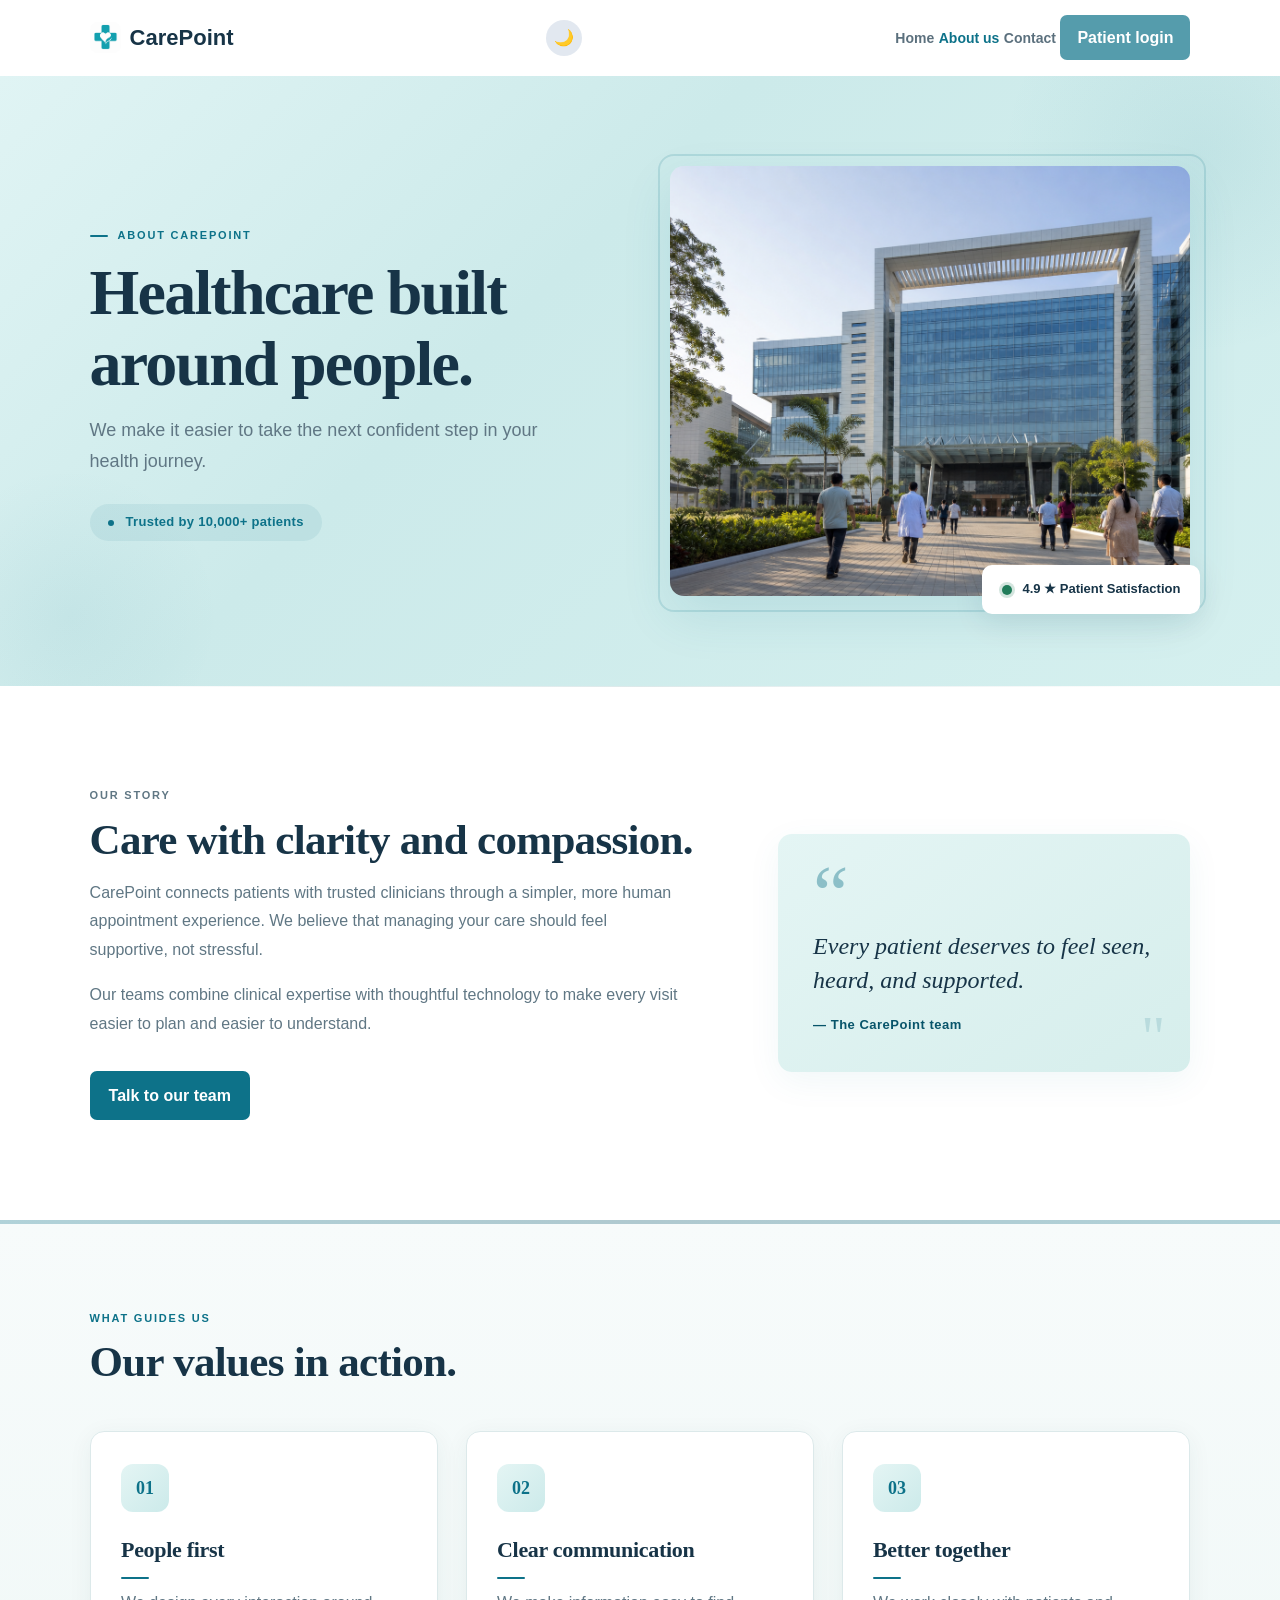
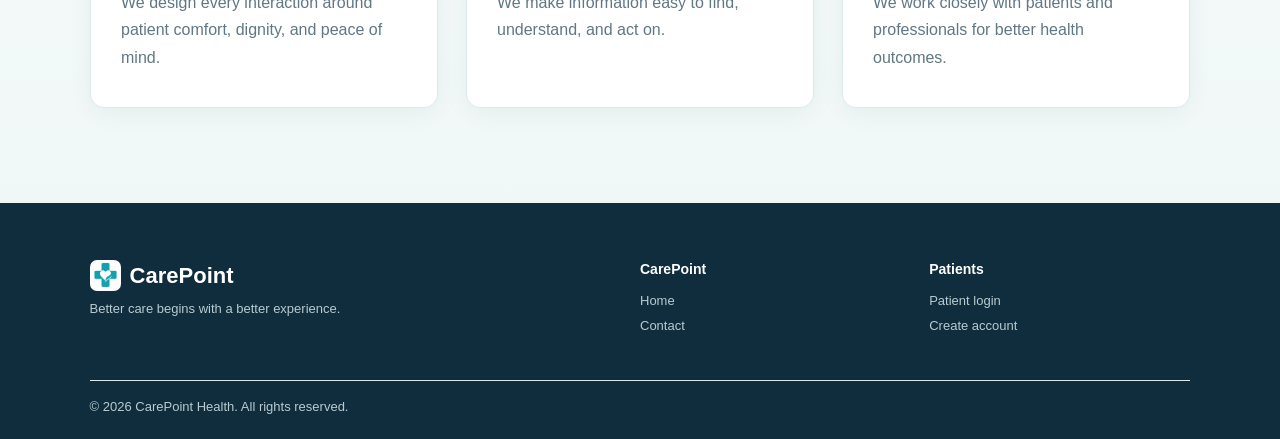
<file: about.html>
<!doctype html>
<html lang="en">
<head>
<meta charset="utf-8">
<meta name="viewport" content="width=device-width, initial-scale=1">
<meta name="description" content="Learn about CarePoint Health.">
<title>About us | CarePoint Health</title>
<link rel="stylesheet" href="css/style.css">
<link rel="stylesheet" href="css/about.css">
</head>
<body>
<header class="site-header">
<a class="brand" href="index.html">
<img src="images/logo.png" alt="">
<span>CarePoint</span>
</a>
<button class="menu" type="button" aria-expanded="false" aria-controls="site-navigation">
<span>
</span>
<span>
</span>
<span>
</span>
</button>
<button class="dark-toggle" type="button" aria-label="Toggle dark mode" id="darkModeToggle">🌙</button>
<nav id="site-navigation">
<a href="index.html">Home</a>
<a class="active" href="about.html">About us</a>
<a href="contact.html">Contact</a>
<a class="nav-login" href="login.html">Patient login</a>
</nav>
</header>
<main>
<section class="about-hero section-pad">
<div class="animate-in-left">
<p class="eyebrow">ABOUT CAREPOINT</p>
<h1>Healthcare built<br>around people.</h1>
<p class="lead">We make it easier to take the next confident step in your health journey.</p>
<div class="hero-accent"><span></span> Trusted by 10,000+ patients</div>
</div>
<div class="image-wrap animate-in-right">
<img src="images/hospital.jpg" alt="CarePoint hospital exterior">
<div class="image-badge">
<span class="dot"></span>
<span>4.9 ★ Patient Satisfaction</span>
</div>
</div>
</section>
<section class="story section-pad">
<div class="animate-in-left">
<p class="eyebrow">OUR STORY</p>
<h2>Care with clarity and compassion.</h2>
<p>CarePoint connects patients with trusted clinicians through a simpler, more human appointment experience. We believe that managing your care should feel supportive, not stressful.</p>
<p>Our teams combine clinical expertise with thoughtful technology to make every visit easier to plan and easier to understand.</p>
<a class="button" href="contact.html">Talk to our team</a>
</div>
<aside class="animate-in-right">
<div class="quote-mark">“</div>
<blockquote>Every patient deserves to feel seen, heard, and supported.</blockquote>
<p>— The CarePoint team</p>
</aside>
</section>
<section class="values-wrap section-pad">
<div class="section-heading animate-in">
<p class="eyebrow">WHAT GUIDES US</p>
<h2>Our values in action.</h2>
</div>
<div class="values">
<article class="animate-scale">
<div class="value-icon">01</div>
<h3>People first</h3>
<p>We design every interaction around patient comfort, dignity, and peace of mind.</p>
</article>
<article class="animate-scale">
<div class="value-icon">02</div>
<h3>Clear communication</h3>
<p>We make information easy to find, understand, and act on.</p>
</article>
<article class="animate-scale">
<div class="value-icon">03</div>
<h3>Better together</h3>
<p>We work closely with patients and professionals for better health outcomes.</p>
</article>
</div>
</section>
</main>
<footer class="site-footer">
<div>
<a class="brand" href="index.html">
<img src="images/logo.png" alt="">
<span>CarePoint</span>
</a>
<p>Better care begins with a better experience.</p>
</div>
<div>
<h4>CarePoint</h4>
<a href="index.html">Home</a>
<a href="contact.html">Contact</a>
</div>
<div>
<h4>Patients</h4>
<a href="login.html">Patient login</a>
<a href="login.html#register">Create account</a>
</div>
<p class="copyright">© 2026 CarePoint Health. All rights reserved.</p>
</footer>
<script src="js/script.js">
</script>
<script src="js/about.js">
</script>
</body>
</html>
</file>
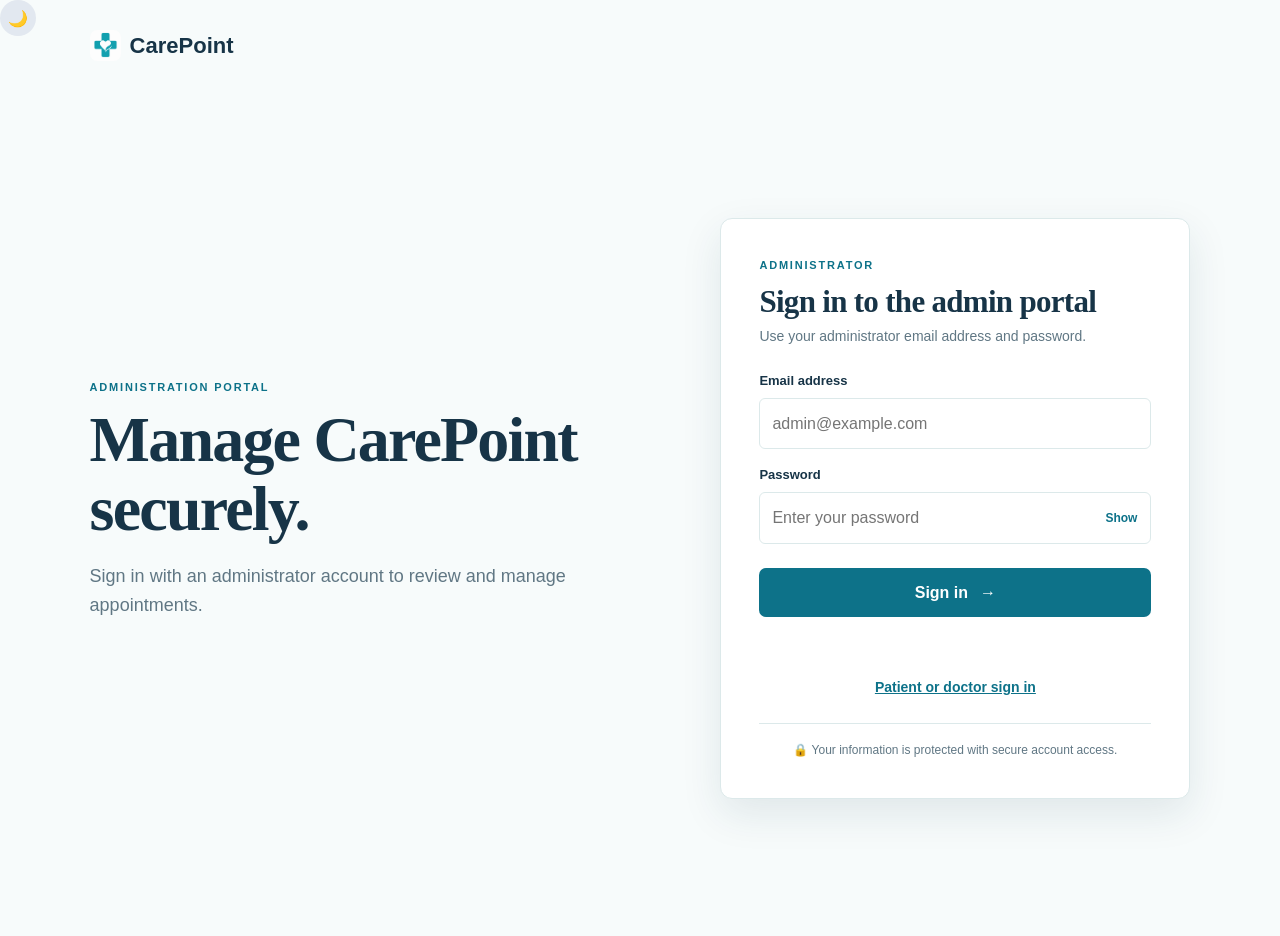
<file: admin-login.html>
<!doctype html>
<html lang="en">
<head>
<meta charset="utf-8">
<meta name="viewport" content="width=device-width, initial-scale=1">
<meta name="description" content="Sign in to the CarePoint administration portal.">
<title>Administrator sign in | CarePoint</title>
<link rel="stylesheet" href="css/style.css?v=2">
<link rel="stylesheet" href="css/login.css?v=2">
</head>
<body class="auth-page">
<a class="auth-brand brand" href="index.html"><img src="images/logo.png" alt=""><span>CarePoint</span></a>
<button class="dark-toggle" type="button" aria-label="Toggle dark mode" id="darkModeToggle">🌙</button>
<main class="auth-layout">
  <section class="auth-intro">
    <p class="eyebrow">ADMINISTRATION PORTAL</p>
    <h1>Manage CarePoint securely.</h1>
    <p>Sign in with an administrator account to review and manage appointments.</p>
  </section>
  <section class="auth-panel">
    <div id="loginPanel">
      <p class="eyebrow">ADMINISTRATOR</p>
      <h2>Sign in to the admin portal</h2>
      <p class="panel-copy">Use your administrator email address and password.</p>
      <form id="loginForm" action="php/login.php" method="post" novalidate>
        <input name="account_type" type="hidden" value="admin">
        <label for="loginEmail">Email address</label>
        <input id="loginEmail" name="email" type="email" autocomplete="email" required placeholder="admin@example.com">
        <label for="loginPassword">Password</label>
        <div class="password-field">
          <input id="loginPassword" name="password" type="password" autocomplete="current-password" required placeholder="Enter your password">
          <button class="toggle-password" type="button" data-target="loginPassword">Show</button>
        </div>
        <button class="button" type="submit">Sign in <span>→</span></button>
        <p class="form-status" aria-live="polite"></p>
      </form>
      <p class="auth-switch"><a href="login.html">Patient or doctor sign in</a></p>
    </div>
    <p class="secure-note">🔒 Your information is protected with secure account access.</p>
  </section>
</main>
<script src="js/script.js"></script>
<script src="js/login.js"></script>
</body>
</html>
</file>
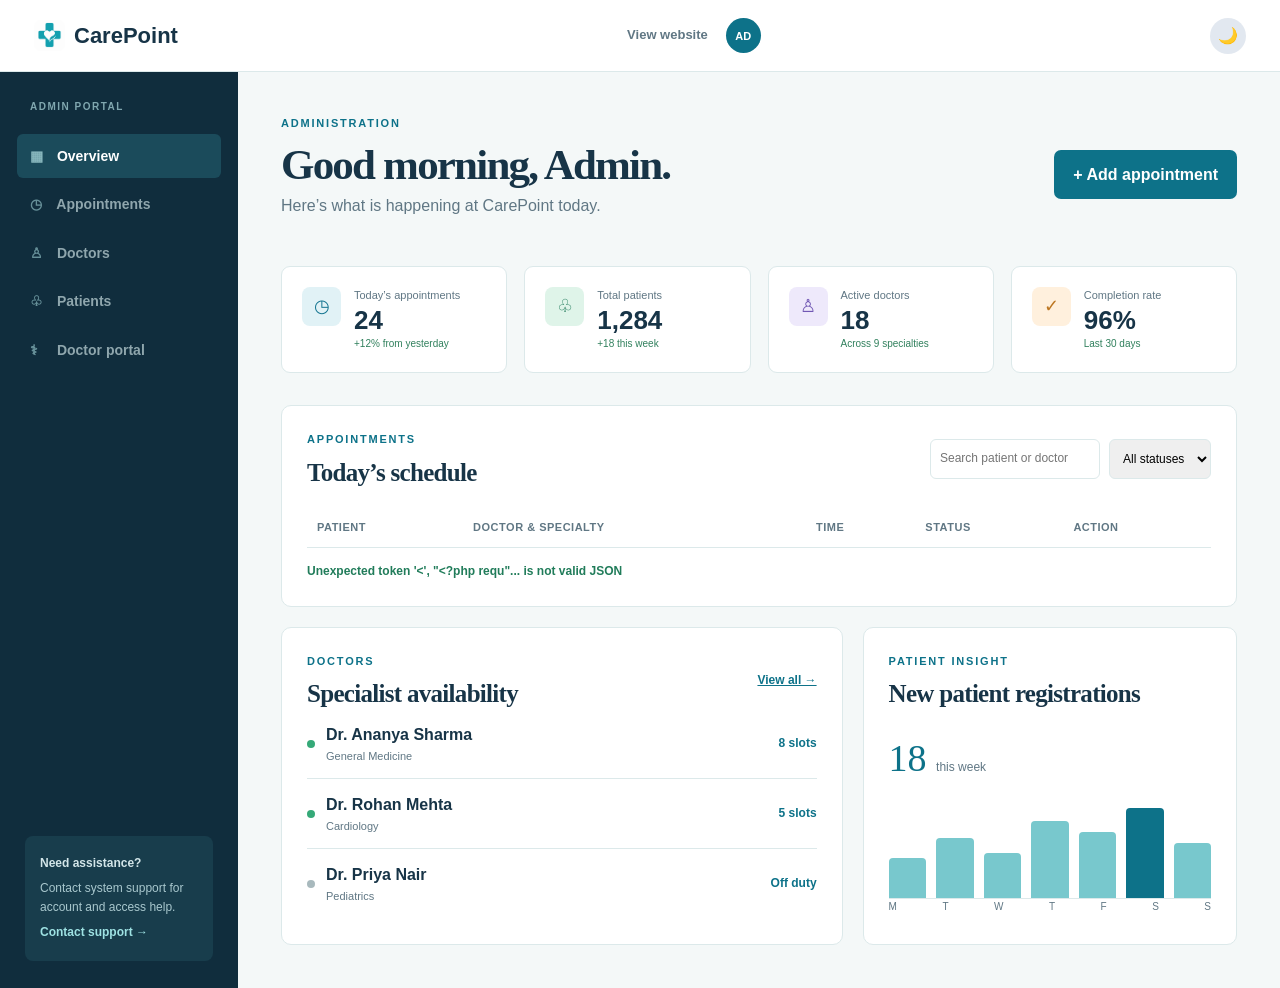
<file: admin.html>
<!doctype html>
<html lang="en">
<head>
  <meta charset="utf-8">
  <meta name="viewport" content="width=device-width, initial-scale=1">
  <meta name="description" content="CarePoint administration dashboard.">
  <title>Admin dashboard | CarePoint</title>
  <link rel="stylesheet" href="css/style.css">
  <link rel="stylesheet" href="css/admin.css">
</head>
<body class="admin-page">
  <header class="admin-topbar">
    <a class="brand" href="index.html"><img src="images/logo.png" alt=""><span>CarePoint</span></a>
    <div class="admin-actions"><a href="index.html">View website</a><button class="admin-avatar" type="button" aria-label="Administrator profile">AD</button></div>
    <button class="dark-toggle" type="button" aria-label="Toggle dark mode" id="darkModeToggle">🌙</button>
  </header>
  <div class="admin-layout">
    <aside class="admin-sidebar">
      <p class="admin-label">ADMIN PORTAL</p>
      <nav class="admin-nav" aria-label="Admin navigation">
        <a class="active" href="#overview"><span>▦</span> Overview</a>
        <a href="#appointments"><span>◷</span> Appointments</a>
        <a href="#doctors"><span>♙</span> Doctors</a>
        <a href="#patients"><span>♧</span> Patients</a>
        <a href="doctor-login.html"><span>⚕</span> Doctor portal</a>
      </nav>
      <div class="admin-help"><strong>Need assistance?</strong><p>Contact system support for account and access help.</p><a href="contact.html">Contact support →</a></div>
    </aside>
    <main class="admin-content" id="overview">
      <div class="admin-heading"><div><p class="eyebrow">ADMINISTRATION</p><h1>Good morning, Admin.</h1><p>Here’s what is happening at CarePoint today.</p></div><button class="button" type="button" id="addAppointment">+ Add appointment</button></div>
      <section class="admin-stats" aria-label="Dashboard statistics"><article><span class="stat-icon blue">◷</span><div><small>Today’s appointments</small><strong id="todayAppointments">24</strong><em>+12% from yesterday</em></div></article><article><span class="stat-icon green">♧</span><div><small>Total patients</small><strong>1,284</strong><em>+18 this week</em></div></article><article><span class="stat-icon purple">♙</span><div><small>Active doctors</small><strong>18</strong><em>Across 9 specialties</em></div></article><article><span class="stat-icon orange">✓</span><div><small>Completion rate</small><strong>96%</strong><em>Last 30 days</em></div></article></section>
      <section class="admin-panel" id="appointments"><div class="panel-heading"><div><p class="eyebrow">APPOINTMENTS</p><h2>Today’s schedule</h2></div><div class="table-tools"><input id="appointmentSearch" type="search" placeholder="Search patient or doctor"><select id="statusFilter"><option value="all">All statuses</option><option value="scheduled">Scheduled</option><option value="completed">Completed</option><option value="cancelled">Cancelled</option></select></div></div><div class="table-wrap"><table><thead><tr><th>Patient</th><th>Doctor & specialty</th><th>Time</th><th>Status</th><th>Action</th></tr></thead><tbody id="appointmentRows"></tbody></table></div><p class="admin-message" id="adminMessage" aria-live="polite">Loading appointments…</p></section>
      <section class="admin-bottom"><article class="admin-panel" id="doctors"><div class="panel-heading"><div><p class="eyebrow">DOCTORS</p><h2>Specialist availability</h2></div><a href="index.html#specialists">View all →</a></div><div class="doctor-availability"><div><span class="online-dot"></span><div><strong>Dr. Ananya Sharma</strong><small>General Medicine</small></div><b>8 slots</b></div><div><span class="online-dot"></span><div><strong>Dr. Rohan Mehta</strong><small>Cardiology</small></div><b>5 slots</b></div><div><span class="online-dot offline"></span><div><strong>Dr. Priya Nair</strong><small>Pediatrics</small></div><b>Off duty</b></div></div></article><article class="admin-panel" id="patients"><p class="eyebrow">PATIENT INSIGHT</p><h2>New patient registrations</h2><div class="registration-number">18 <span>this week</span></div><div class="bar-chart" aria-label="Registration chart"><i style="height:42%"></i><i style="height:64%"></i><i style="height:48%"></i><i style="height:82%"></i><i style="height:70%"></i><i style="height:96%"></i><i style="height:58%"></i></div><div class="chart-labels"><span>M</span><span>T</span><span>W</span><span>T</span><span>F</span><span>S</span><span>S</span></div></article></section>
    </main>
  </div>
  <script src="js/script.js"></script>
  <script src="js/admin.js"></script>
</body>
</html>
</file>
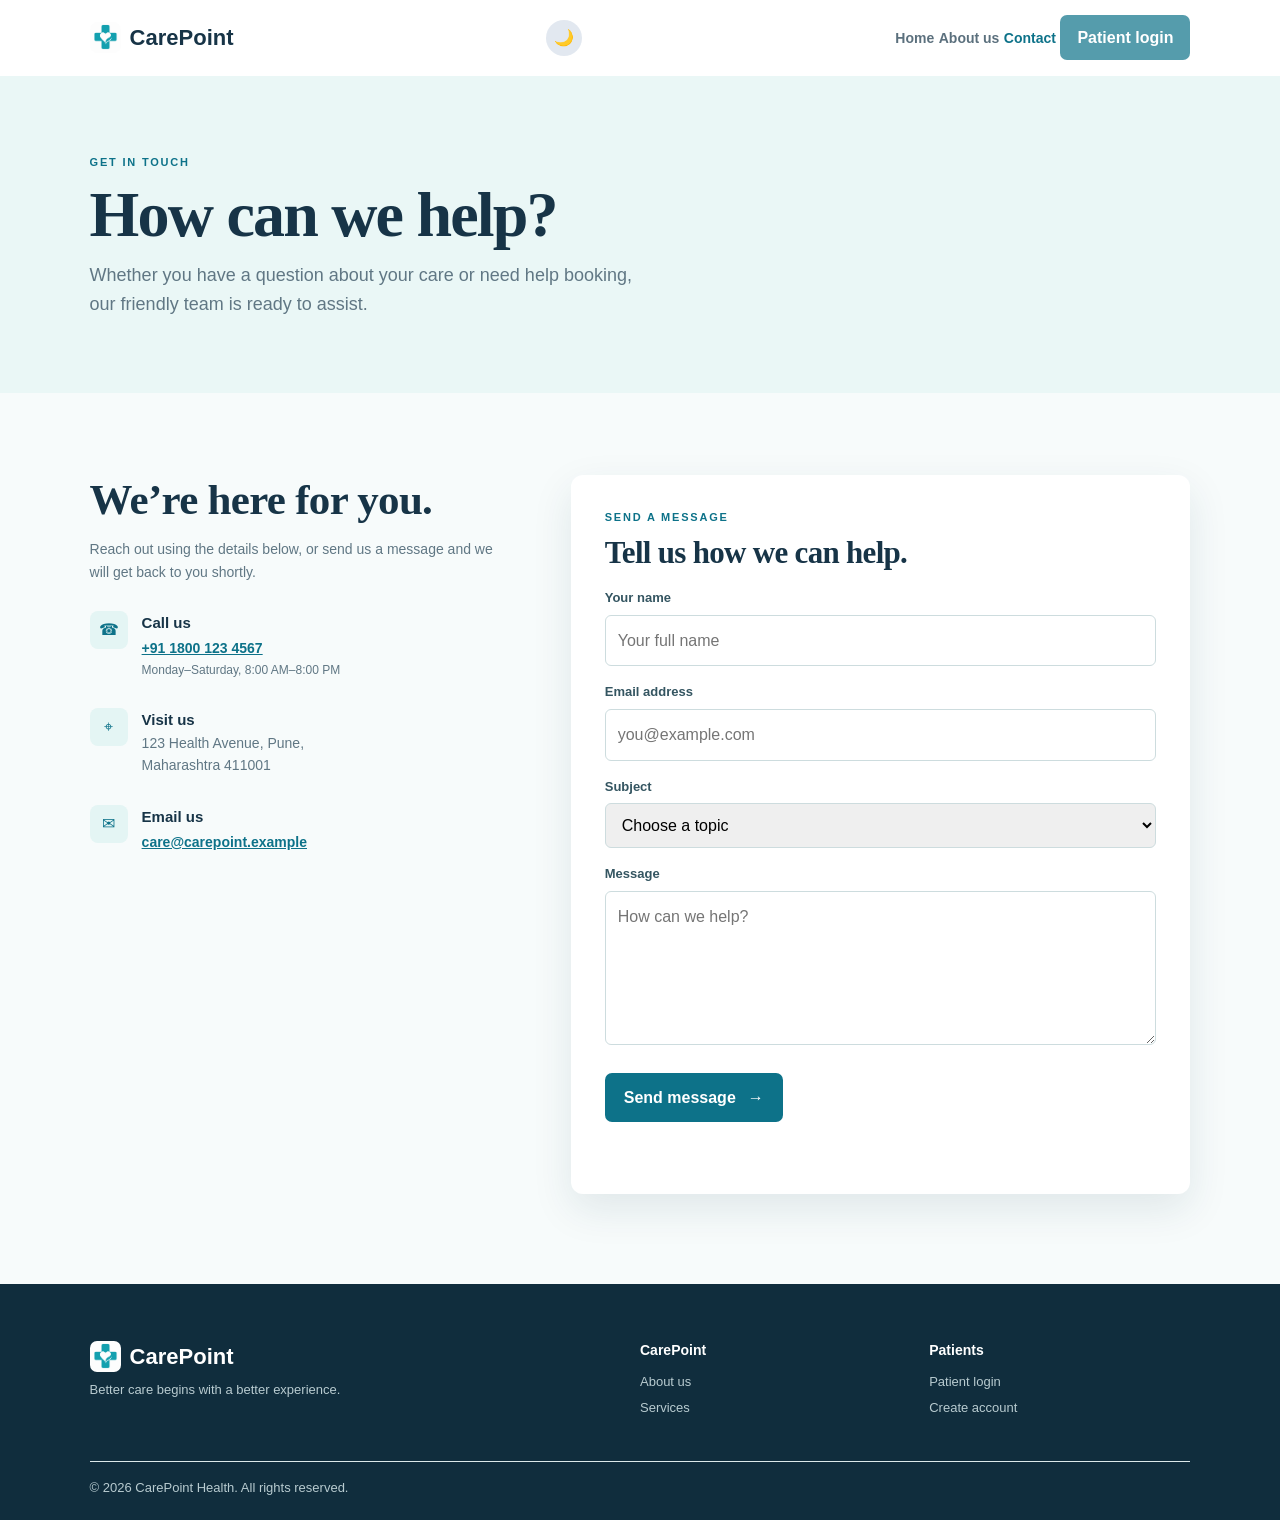
<file: contact.html>
<!doctype html>
<html lang="en">
<head>
<meta charset="utf-8">
<meta name="viewport" content="width=device-width, initial-scale=1">
<meta name="description" content="Contact CarePoint Health.">
<title>Contact CarePoint</title>
<link rel="stylesheet" href="css/style.css">
<link rel="stylesheet" href="css/contact.css">
</head>
<body>
<header class="site-header">
<a class="brand" href="index.html">
<img src="images/logo.png" alt="">
<span>CarePoint</span>
</a>
<button class="menu" type="button" aria-expanded="false" aria-controls="site-navigation">
<span>
</span>
<span>
</span>
<span>
</span>
</button>
<button class="dark-toggle" type="button" aria-label="Toggle dark mode" id="darkModeToggle">🌙</button>
<nav id="site-navigation">
<a href="index.html">Home</a>
<a href="about.html">About us</a>
<a class="active" href="contact.html">Contact</a>
<a class="nav-login" href="login.html">Patient login</a>
</nav>
</header>
<main>
<section class="contact-hero section-pad">
<p class="eyebrow">GET IN TOUCH</p>
<h1>How can we help?</h1>
<p class="lead">Whether you have a question about your care or need help booking, our friendly team is ready to assist.</p>
</section>
<section class="contact-layout section-pad">
<aside class="contact-details">
<h2>We’re here for you.</h2>
<p>Reach out using the details below, or send us a message and we will get back to you shortly.</p>
<article>
<span>☎</span>
<div>
<h3>Call us</h3>
<a href="tel:+9118001234567">+91 1800 123 4567</a>
<small>Monday–Saturday, 8:00 AM–8:00 PM</small>
</div>
</article>
<article>
<span>⌖</span>
<div>
<h3>Visit us</h3>
<p>123 Health Avenue, Pune,<br>Maharashtra 411001</p>
</div>
</article>
<article>
<span>✉</span>
<div>
<h3>Email us</h3>
<a href="mailto:care@carepoint.example">care@carepoint.example</a>
</div>
</article>
</aside>
<form id="contactForm" class="contact-form" action="php/contact.php" method="POST" novalidate>
<p class="eyebrow">SEND A MESSAGE</p>
<h2>Tell us how we can help.</h2>
<label for="contactName">Your name</label>
<input id="contactName" name="name" required placeholder="Your full name">
<label for="contactEmail">Email address</label>
<input id="contactEmail" name="email" type="email" required placeholder="you@example.com">
<label for="contactSubject">Subject</label>
<select id="contactSubject" name="subject" required>
<option value="">Choose a topic</option>
<option>Appointment help</option>
<option>General enquiry</option>
<option>Feedback</option>
</select>
<label for="contactMessage">Message</label>
				<textarea id="contactMessage" name="message" rows="5" required placeholder="How can we help?"></textarea>
<button class="button" type="submit">Send message <span>→</span>
</button>
<p class="form-status" aria-live="polite">
</p>
</form>
</section>
</main>
<footer class="site-footer">
<div>
<a class="brand" href="index.html">
<img src="images/logo.png" alt="">
<span>CarePoint</span>
</a>
<p>Better care begins with a better experience.</p>
</div>
<div>
<h4>CarePoint</h4>
<a href="about.html">About us</a>
<a href="index.html#services">Services</a>
</div>
<div>
<h4>Patients</h4>
<a href="login.html">Patient login</a>
<a href="login.html#register">Create account</a>
</div>
<p class="copyright">© 2026 CarePoint Health. All rights reserved.</p>
</footer>
<script src="js/script.js">
</script>
<script src="js/contact.js">
</script>
</body>
</html>
</file>
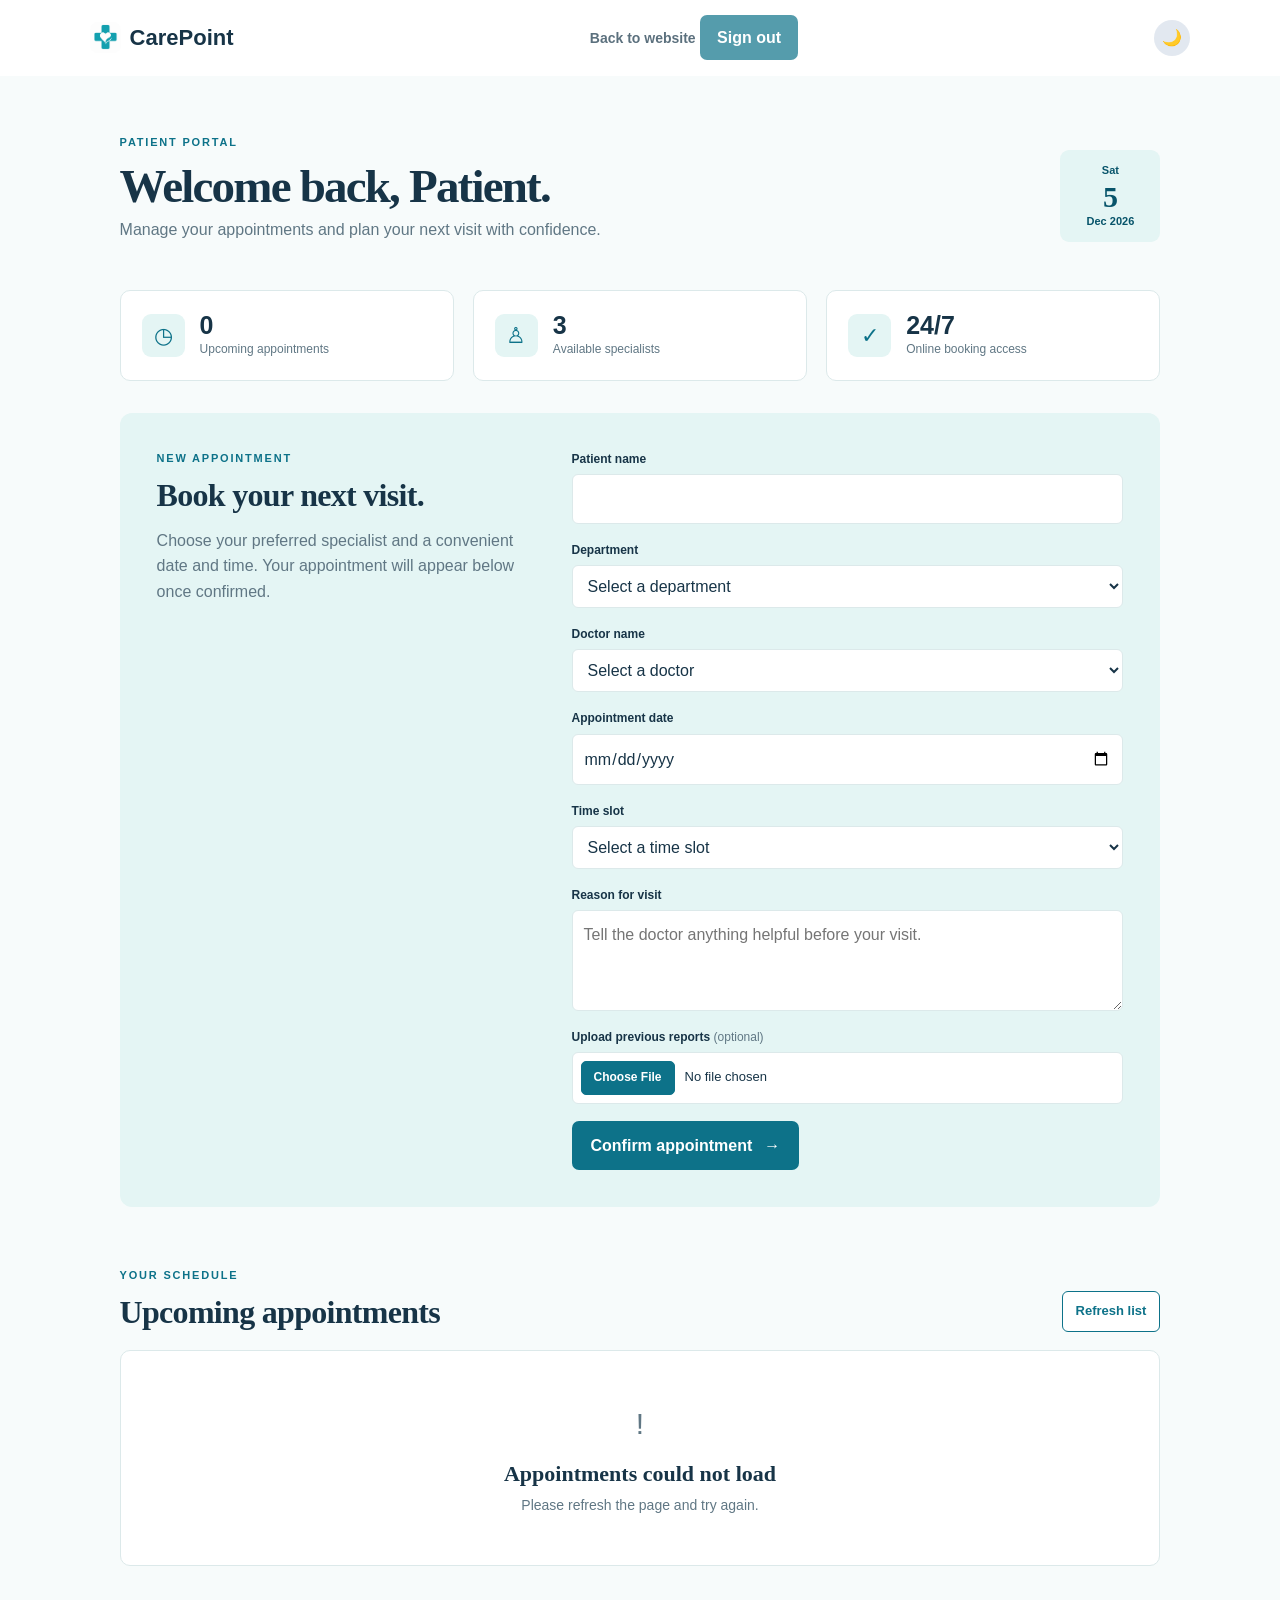
<file: dashboard.html>
<!doctype html>
<html lang="en">
<head>
<meta charset="utf-8">
<meta name="viewport" content="width=device-width, initial-scale=1">
<meta name="description" content="CarePoint patient dashboard.">
<title>My care dashboard | CarePoint</title>
<link rel="stylesheet" href="css/style.css">
<link rel="stylesheet" href="css/dashboard.css">
</head>
<body>
  <header class="site-header">
<a class="brand" href="index.html">
<img src="images/logo.png" alt="">
<span>CarePoint</span>
</a>
<nav class="dashboard-nav">
<a href="index.html">Back to website</a>
<a class="nav-login" href="php/logout.php">Sign out</a>
</nav>
<button class="dark-toggle" type="button" aria-label="Toggle dark mode" id="darkModeToggle">🌙</button>
</header>
<main class="dashboard section-pad">
<div class="dashboard-welcome">
<div>
<p class="eyebrow">PATIENT PORTAL</p>
<h1>Welcome back, <span id="patientName">Patient</span>.</h1>
<p>Manage your appointments and plan your next visit with confidence.</p>
</div>
<div class="date-card">
<span id="todayDay">
</span>
<b id="todayDate">
</b>
<small id="todayMonth">
</small>
</div>
</div>
<section class="portal-summary">
<article>
<span class="summary-icon">◷</span>
<div>
<strong id="appointmentCount">0</strong>
<small>Upcoming appointments</small>
</div>
</article>
<article>
<span class="summary-icon">♙</span>
<div>
<strong>3</strong>
<small>Available specialists</small>
</div>
</article>
<article>
<span class="summary-icon">✓</span>
<div>
<strong>24/7</strong>
<small>Online booking access</small>
</div>
</article>
</section>
<section class="booking-panel">
<div class="booking-copy">
<p class="eyebrow">NEW APPOINTMENT</p>
<h2>Book your next visit.</h2>
<p>Choose your preferred specialist and a convenient date and time. Your appointment will appear below once confirmed.</p>
</div>
              <form id="appointmentForm" action="php/appointment.php" method="post" enctype="multipart/form-data" novalidate>
<label for="patientNameField">Patient name</label>
<input id="patientNameField" name="patient_name" type="text" readonly required>

<label for="department">Department</label>
<select id="department" name="department" required>
<option value="">Select a department</option>
</select>

<label for="doctor">Doctor name</label>
<select id="doctor" name="doctor_id" required>
<option value="">Select a doctor</option>
</select>

<label for="appointmentDate">Appointment date</label>
<input id="appointmentDate" name="appointment_date" type="date" required>

<label for="timeSlot">Time slot</label>
<select id="timeSlot" name="time_slot" required>
<option value="">Select a time slot</option>
<option value="09:00">09:00 AM</option>
<option value="11:00">11:00 AM</option>
<option value="13:00">01:00 PM</option>
<option value="15:00">03:00 PM</option>
</select>

<label for="notes">Reason for visit</label>
<textarea id="notes" name="notes" rows="3" placeholder="Tell the doctor anything helpful before your visit."></textarea>

<label for="reportUpload">Upload previous reports <span>(optional)</span></label>
<input id="reportUpload" name="report" type="file" accept=".pdf,.jpg,.jpeg,.png,.doc,.docx">

<button class="button" type="submit">Confirm appointment <span>→</span>
</button>
<p class="form-status" aria-live="polite">
</p>
</form>
</section>
<section class="appointments-section">
<div class="list-heading">
<div>
<p class="eyebrow">YOUR SCHEDULE</p>
<h2>Upcoming appointments</h2>
</div>
<button id="refreshAppointments" class="outline-button" type="button">Refresh list</button>
</div>
<div id="appointments" class="appointment-list" aria-live="polite">
<div class="empty-state">
<span>📅</span>
<h3>No upcoming appointments</h3>
<p>Your scheduled visits will appear here after you book them.</p>
</div>
</div>
</section>
</main>
<script src="js/script.js">
</script>
<script src="js/dashboard.js">
</script>
</body>
</html>
</file>
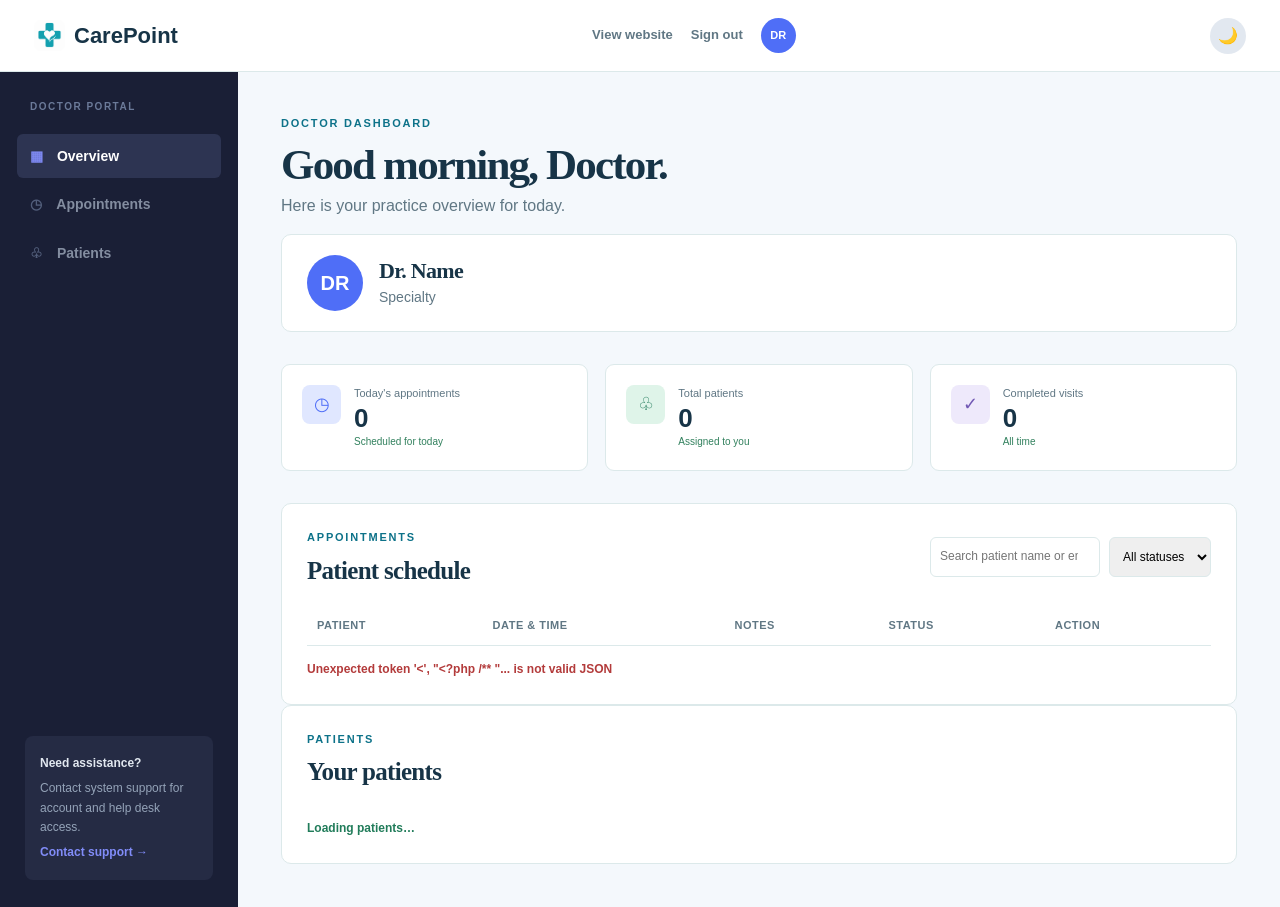
<file: doctor-dashboard.html>
<!doctype html>
<html lang="en">
<head>
  <meta charset="utf-8">
  <meta name="viewport" content="width=device-width, initial-scale=1">
  <meta name="description" content="CarePoint doctor dashboard.">
  <title>Doctor dashboard | CarePoint</title>
  <link rel="stylesheet" href="css/style.css">
  <link rel="stylesheet" href="css/doctor-dashboard.css">
</head>
<body class="doctor-page">
  <header class="doctor-topbar">
    <a class="brand" href="index.html"><img src="images/logo.png" alt=""><span>CarePoint</span></a>
    <div class="doctor-topbar-actions">
      <a href="index.html">View website</a>
      <a href="php/doctor-logout.php">Sign out</a>
      <div class="doctor-avatar" id="doctorAvatar">DR</div>
    </div>
    <button class="dark-toggle" type="button" aria-label="Toggle dark mode" id="darkModeToggle">🌙</button>
  </header>
  <div class="doctor-layout">
    <aside class="doctor-sidebar">
      <p class="doctor-sidebar-label">DOCTOR PORTAL</p>
      <nav class="doctor-sidebar-nav" aria-label="Doctor navigation">
        <a class="active" href="#overview"><span>▦</span> Overview</a>
        <a href="#appointments"><span>◷</span> Appointments</a>
        <a href="#patients"><span>♧</span> Patients</a>
      </nav>
      <div class="doctor-sidebar-info">
        <strong>Need assistance?</strong>
        <p>Contact system support for account and help desk access.</p>
        <a href="contact.html" style="color:#818cf8;font-weight:bold;font-size:12px;text-decoration:none;">Contact support →</a>
      </div>
    </aside>
    <main class="doctor-content" id="overview">
      <div class="doctor-heading">
        <div>
          <p class="eyebrow">DOCTOR DASHBOARD</p>
          <h1>Good morning, <span id="doctorName">Doctor</span>.</h1>
          <p>Here is your practice overview for today.</p>
        </div>
      </div>

      <!-- Doctor Profile Card -->
      <div class="doctor-profile-card">
        <div class="doctor-profile-avatar" id="doctorProfileAvatar">DR</div>
        <div class="doctor-profile-info">
          <h2 id="doctorProfileName">Dr. Name</h2>
          <p id="doctorSpecialty">Specialty</p>
        </div>
      </div>

      <!-- Stats -->
      <section class="doctor-stats" aria-label="Dashboard statistics">
        <article>
          <span class="doctor-stat-icon blue">◷</span>
          <div>
            <small>Today's appointments</small>
            <strong id="todayAppointments">0</strong>
            <em>Scheduled for today</em>
          </div>
        </article>
        <article>
          <span class="doctor-stat-icon green">♧</span>
          <div>
            <small>Total patients</small>
            <strong id="totalPatients">0</strong>
            <em>Assigned to you</em>
          </div>
        </article>
        <article>
          <span class="doctor-stat-icon purple">✓</span>
          <div>
            <small>Completed visits</small>
            <strong id="completedCount">0</strong>
            <em>All time</em>
          </div>
        </article>
      </section>

      <!-- Appointments Table -->
      <section class="doctor-panel" id="appointments">
        <div class="doctor-panel-heading">
          <div>
            <p class="eyebrow">APPOINTMENTS</p>
            <h2>Patient schedule</h2>
          </div>
          <div class="doctor-table-tools">
            <input id="doctorAppointmentSearch" type="search" placeholder="Search patient name or email">
            <select id="doctorStatusFilter">
              <option value="all">All statuses</option>
              <option value="scheduled">Scheduled</option>
              <option value="completed">Completed</option>
              <option value="cancelled">Cancelled</option>
            </select>
          </div>
        </div>
        <div class="doctor-table-wrap">
          <table>
            <thead>
              <tr>
                <th>Patient</th>
                <th>Date & time</th>
                <th>Notes</th>
                <th>Status</th>
                <th>Action</th>
              </tr>
            </thead>
            <tbody id="doctorAppointmentRows"></tbody>
          </table>
        </div>
        <p class="doctor-message" id="doctorMessage" aria-live="polite">Loading appointments…</p>
      </section>

      <!-- Patients Section -->
      <section class="doctor-panel" id="patients">
        <div class="doctor-panel-heading">
          <div>
            <p class="eyebrow">PATIENTS</p>
            <h2>Your patients</h2>
          </div>
        </div>
        <div id="doctorPatientsList" class="doctor-patients-grid"></div>
        <p class="doctor-message" id="doctorPatientsMessage" aria-live="polite">Loading patients…</p>
      </section>
    </main>
  </div>
  <script src="js/script.js"></script>
  <script src="js/doctor-dashboard.js"></script>
</body>
</html>
</file>
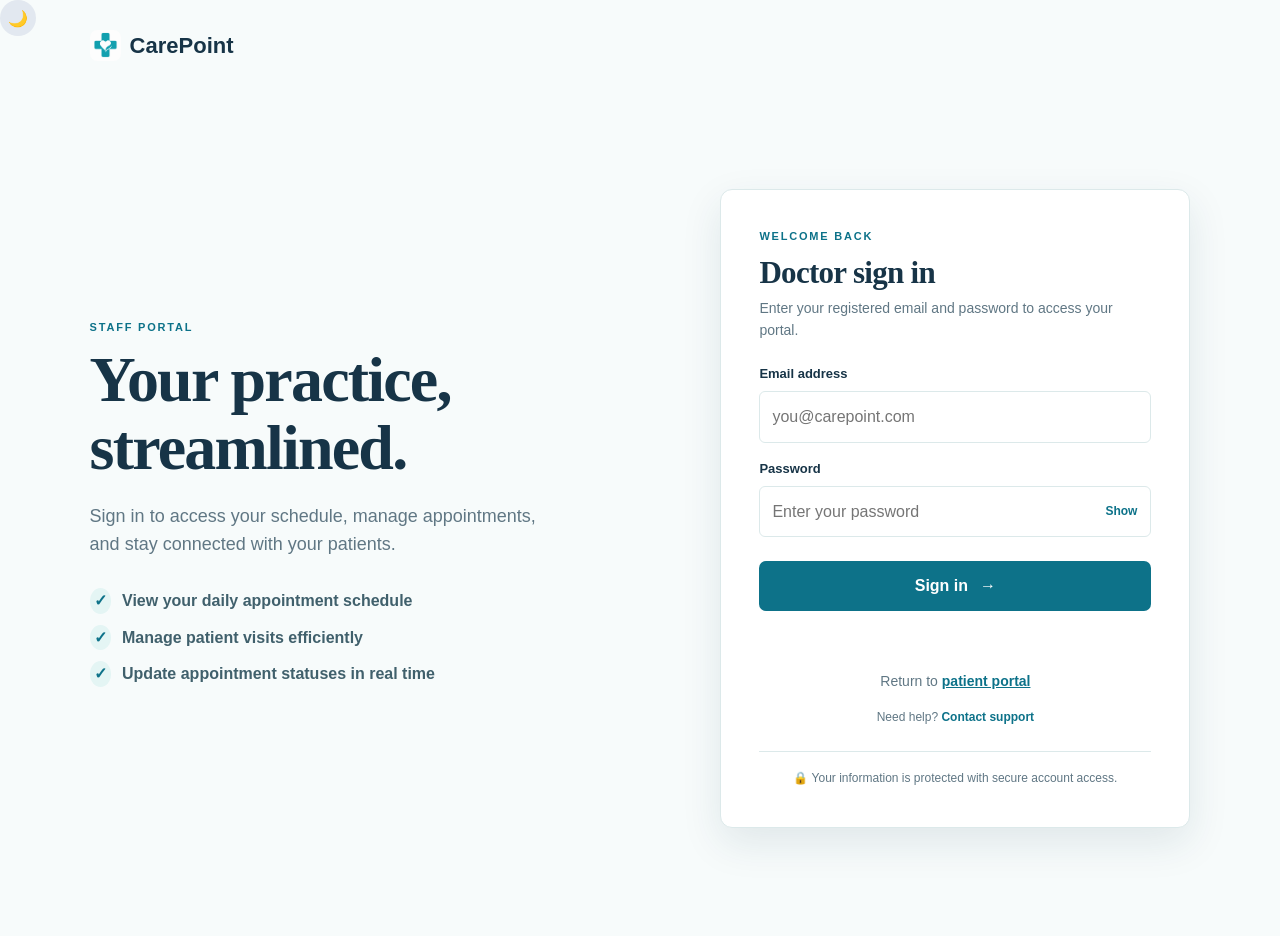
<file: doctor-login.html>
<!doctype html>
<html lang="en">
<head>
<meta charset="utf-8">
<meta name="viewport" content="width=device-width, initial-scale=1">
<meta name="description" content="Sign in to your CarePoint doctor portal.">
<title>Doctor portal | CarePoint</title>
<link rel="stylesheet" href="css/style.css?v=2">
<link rel="stylesheet" href="css/doctor-login.css?v=2">
</head>
<body class="doctor-auth-page">
<a class="brand doctor-auth-brand" href="index.html">
<img src="images/logo.png" alt="">
<span>CarePoint</span>
</a>
<button class="dark-toggle" type="button" aria-label="Toggle dark mode" id="darkModeToggle">🌙</button>
<main class="doctor-auth-layout">
<section class="doctor-auth-intro">
<p class="eyebrow">STAFF PORTAL</p>
<h1>Your practice, streamlined.</h1>
<p>Sign in to access your schedule, manage appointments, and stay connected with your patients.</p>
<ul>
<li><span>✓</span> View your daily appointment schedule</li>
<li><span>✓</span> Manage patient visits efficiently</li>
<li><span>✓</span> Update appointment statuses in real time</li>
</ul>
</section>
<section class="doctor-auth-panel">
<div id="doctorLoginPanel">
<p class="eyebrow">WELCOME BACK</p>
<h2>Doctor sign in</h2>
<p class="doctor-panel-copy">Enter your registered email and password to access your portal.</p>
<form id="doctorLoginForm" action="php/doctor-login.php" method="post" novalidate>
<label for="doctorEmail">Email address</label>
<input id="doctorEmail" name="email" type="email" autocomplete="email" required placeholder="you@carepoint.com">
<label for="doctorPassword">Password</label>
<div class="doctor-password-field">
<input id="doctorPassword" name="password" type="password" autocomplete="current-password" required placeholder="Enter your password">
<button class="doctor-toggle-password" type="button" data-target="doctorPassword">Show</button>
</div>
<button class="button" type="submit">Sign in <span>→</span></button>
<p class="form-status" aria-live="polite"></p>
</form>
<p class="doctor-auth-switch">Return to <a href="login.html">patient portal</a></p>
<p class="doctor-back-link">Need help? <a href="contact.html">Contact support</a></p>
</div>
<p class="doctor-secure-note">🔒 Your information is protected with secure account access.</p>
</section>
</main>
<script src="js/script.js"></script>
<script src="js/doctor-login.js"></script>
</body>
</html>
</file>
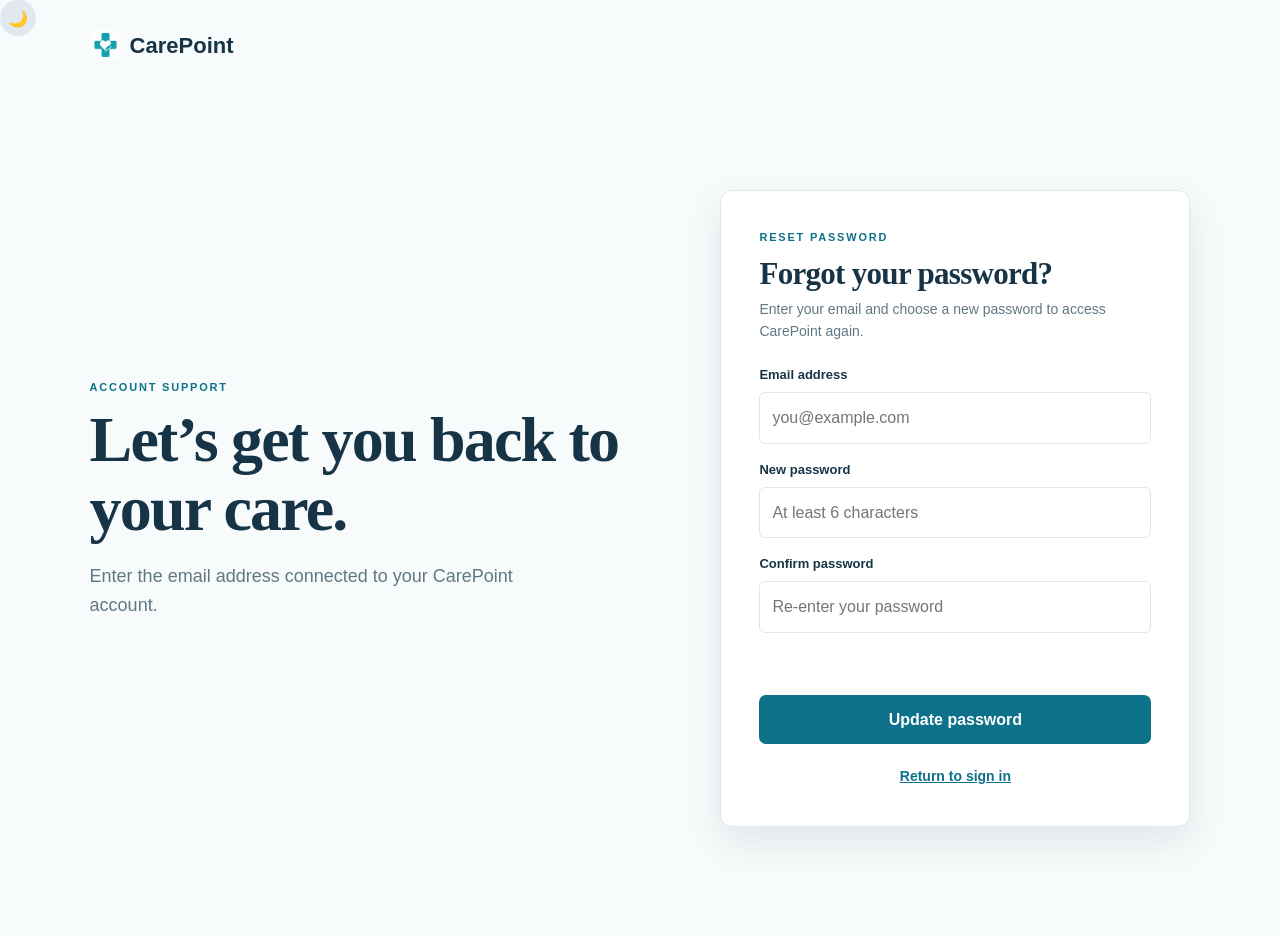
<file: forgot-password.html>
<!doctype html>
<html lang="en">
<head>
  <meta charset="utf-8">
  <meta name="viewport" content="width=device-width, initial-scale=1">
  <title>Reset password | CarePoint</title>
  <link rel="stylesheet" href="css/style.css?v=2">
  <link rel="stylesheet" href="css/login.css?v=2">
</head>
<body class="auth-page">
  <a class="auth-brand brand" href="index.html"><img src="images/logo.png" alt=""><span>CarePoint</span></a>
<button class="dark-toggle" type="button" aria-label="Toggle dark mode" id="darkModeToggle">🌙</button>
  <main class="auth-layout single-panel-layout">
    <section class="auth-intro"><p class="eyebrow">ACCOUNT SUPPORT</p><h1>Let’s get you back to your care.</h1><p>Enter the email address connected to your CarePoint account.</p></section>
    <section class="auth-panel">
      <p class="eyebrow">RESET PASSWORD</p><h2>Forgot your password?</h2>
      <p class="panel-copy">Enter your email and choose a new password to access CarePoint again.</p>
      <form action="php/forgot-password.php" method="post" novalidate>
        <label for="resetEmail">Email address</label>
        <input id="resetEmail" name="email" type="email" autocomplete="email" required placeholder="you@example.com">
        <label for="resetPassword">New password</label>
        <input id="resetPassword" name="password" type="password" minlength="6" required placeholder="At least 6 characters">
        <label for="resetConfirmPassword">Confirm password</label>
        <input id="resetConfirmPassword" name="confirm_password" type="password" minlength="6" required placeholder="Re-enter your password">
        <p class="form-status" aria-live="polite"></p>
        <button class="button" type="submit">Update password</button>
      </form>
      <p class="auth-switch"><a href="login.html">Return to sign in</a></p>
    </section>
  </main>
  <script src="js/script.js"></script>
  <script src="js/login.js"></script>
</body>
</html>
</file>
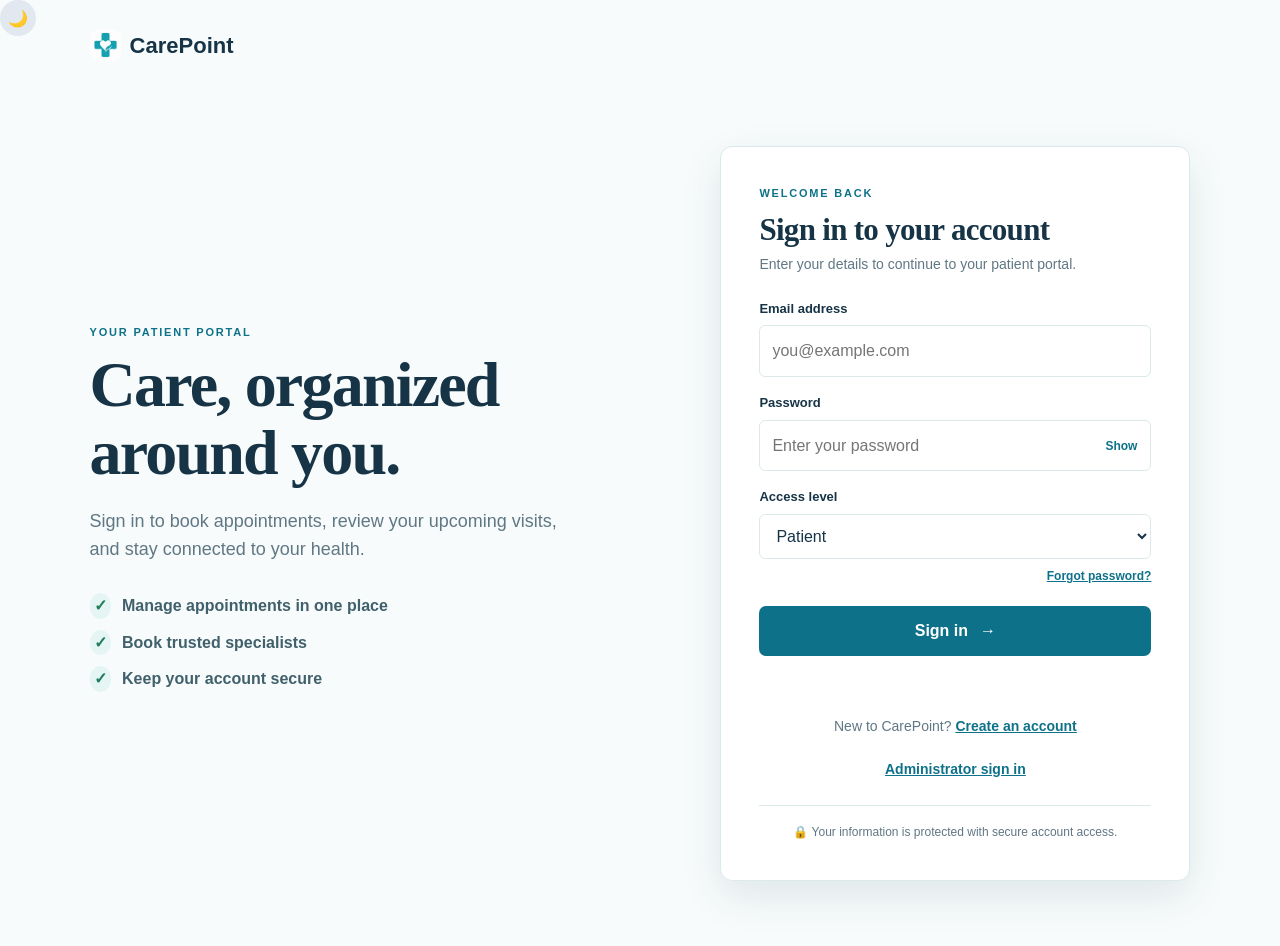
<file: login.html>
<!doctype html>
<html lang="en">
<head>
<meta charset="utf-8">
<meta name="viewport" content="width=device-width, initial-scale=1">
<meta name="description" content="Sign in to your CarePoint patient portal.">
<title>Patient portal | CarePoint</title>
<link rel="stylesheet" href="css/style.css?v=2">
<link rel="stylesheet" href="css/login.css?v=2">
</head>
<body class="auth-page">
<a class="auth-brand brand" href="index.html">
<img src="images/logo.png" alt="">
<span>CarePoint</span>
</a>
<button class="dark-toggle" type="button" aria-label="Toggle dark mode" id="darkModeToggle">🌙</button>
<main class="auth-layout">
<section class="auth-intro">
<p class="eyebrow">YOUR PATIENT PORTAL</p>
<h1>Care, organized around you.</h1>
<p>Sign in to book appointments, review your upcoming visits, and stay connected to your health.</p>
<ul>
<li>
<span>✓</span> Manage appointments in one place</li>
<li>
<span>✓</span> Book trusted specialists</li>
<li>
<span>✓</span> Keep your account secure</li>
</ul>
</section>
<section class="auth-panel">
<div id="loginPanel">
<p class="eyebrow">WELCOME BACK</p>
<h2>Sign in to your account</h2>
<p class="panel-copy">Enter your details to continue to your patient portal.</p>
                <form id="loginForm" action="php/login.php" method="post" novalidate>
<label for="loginEmail">Email address</label>
<input id="loginEmail" name="email" type="email" autocomplete="email" required placeholder="you@example.com">
<label for="loginPassword">Password</label>
<div class="password-field">
<input id="loginPassword" name="password" type="password" autocomplete="current-password" required placeholder="Enter your password">
<button class="toggle-password" type="button" data-target="loginPassword">Show</button>
</div>
<label for="accountType">Access level</label>
<select id="accountType" name="account_type">
<option value="user">Patient</option>
<option value="doctor">Doctor</option>
</select>
<p class="forgot-link">
<a href="forgot-password.html">Forgot password?</a>
</p>
<button class="button" type="submit">Sign in <span>→</span>
</button>
<p class="form-status" aria-live="polite">
</p>
</form>
<p class="auth-switch">New to CarePoint? <a href="#register" data-show-panel="registerPanel">Create an account</a>
</p>
<p class="auth-switch"><a href="admin-login.html">Administrator sign in</a></p>
</div>
<div id="registerPanel" class="hidden">
<p class="eyebrow">NEW PATIENT</p>
<h2>Create your account</h2>
<p class="panel-copy">Start managing your appointments in a few simple steps.</p>
<form id="registerForm" action="php/register.php" method="post" novalidate>
<label for="registerName">Full name</label>
<input id="registerName" name="name" autocomplete="name" required placeholder="Your full name">
<label for="registerEmail">Email address</label>
<input id="registerEmail" name="email" type="email" autocomplete="email" required placeholder="you@example.com">
<label for="registerPassword">Create password</label>
<div class="password-field">
<input id="registerPassword" name="password" type="password" autocomplete="new-password" minlength="6" required placeholder="At least 6 characters">
<button class="toggle-password" type="button" data-target="registerPassword">Show</button>
</div>
<button class="button" type="submit">Create account <span>→</span>
</button>
<p class="form-status" aria-live="polite">
</p>
</form>
<p class="auth-switch">Already have an account? <a href="#login" data-show-panel="loginPanel">Sign in</a>
</p>
</div>
<p class="secure-note">🔒 Your information is protected with secure account access.</p>
</section>
</main>
<script src="js/script.js">
</script>
<script src="js/login.js">
</script>
</body>
</html>
</file>
<file: css/style.css>
:root { --ink:#173447;
--brand:#0d7289;
--brand-dark:#07546a;
--accent:#e4f5f4;
--surface:#fff;
--page:#f7fbfb;
--muted:#607784;
--line:#dce9ea;
--success:#217c5a;
--shadow:0 15px 40px rgba(20, 63, 76, .1);
--nav-bg:rgba(255,255,255,.96);
--card-bg:#fff;
--hero-bg:linear-gradient(115deg,#effbfb 0%,#e5f5f5 100%);
--hero-trust:#40606c;
--footer-bg:#102d3d;
--footer-text:#e3f0f0;
--footer-link:#b8cbd0;
--footer-brand:#fff;
--stats-bg:var(--brand-dark);
--toggle-bg:#e2e8f0;
--toggle-icon:"🌙";
}
body.dark-mode {
--ink:#e2e8f0;
--brand:#4f8ef7;
--brand-dark:#3b6fd4;
--accent:#1e293b;
--surface:#0f172a;
--page:#0b1120;
--muted:#94a3b8;
--line:#1e293b;
--success:#34d399;
--shadow:0 15px 40px rgba(0, 0, 0, .4);
--nav-bg:rgba(15,23,42,.96);
--card-bg:#1e293b;
--hero-bg:linear-gradient(115deg,#0f172a 0%,#1e293b 100%);
--hero-trust:#94a3b8;
--footer-bg:#020617;
--footer-text:#94a3b8;
--footer-link:#64748b;
--footer-brand:#e2e8f0;
--stats-bg:#0f172a;
--toggle-bg:#334155;
--toggle-icon:"☀️";
}
* { box-sizing:border-box;
}
html { scroll-behavior:smooth;
}
body { margin:0;
color:var(--ink);
background:var(--page);
font-family:Arial, Helvetica, sans-serif;
line-height:1.6;
}
img { display:block;
max-width:100%;
}
a { color:inherit;
}
.section-pad { padding-left:max(7%, 30px);
padding-right:max(7%, 30px);
}
.site-header { position:sticky;
top:0;
z-index:20;
min-height:76px;
padding:0 max(7%, 30px);
display:flex;
align-items:center;
justify-content:space-between;
background:var(--nav-bg);
border-bottom:1px solid transparent;
backdrop-filter:blur(12px);
}
.site-header.scrolled { border-color:var(--line);
box-shadow:0 4px 18px rgba(20,63,76,.06);
}
.brand { display:inline-flex;
align-items:center;
gap:9px;
color:var(--ink);
font-size:22px;
font-weight:800;
text-decoration:none;
white-space:nowrap;
}
.brand img { width:31px;
height:31px;
object-fit:contain;
border-radius:7px;
}
nav {
align-items:center;
gap:27px;
}
nav a { color:var(--ink);
font-size:14px;
font-weight:600;
text-decoration:none;
opacity:.7;
}
nav a:hover, nav .active { color:var(--brand);
opacity:1;
}
.nav-login, .button { display:inline-flex;
align-items:center;
justify-content:center;
gap:12px;
border:0;
border-radius:7px;
padding:12px 19px;
color:#fff !important;
background:var(--brand);
font:inherit;
font-weight:700;
text-decoration:none;
cursor:pointer;
transition:background .2s, transform .2s;
}
.nav-login { padding:10px 17px;
}
.button:hover { background:var(--brand-dark);
transform:translateY(-2px);
}
.button-light { color:var(--brand) !important;
background:var(--card-bg);
}
.button-light:hover { background:var(--accent);
}
.menu { display:none;
width:42px;
border:0;
padding:10px;
background:none;
cursor:pointer;
}
.menu span { display:block;
height:2px;
margin:5px 0;
background:var(--ink);
transition:.2s;
}
.dark-toggle {
width:36px;
height:36px;
border:0;
border-radius:50%;
background:var(--toggle-bg);
font-size:16px;
cursor:pointer;
display:grid;
place-items:center;
transition:background .2s,transform .2s;
flex-shrink:0;
}
.dark-toggle:hover { transform:scale(1.1); }
.hero { display:grid;
grid-template-columns:1.03fr .97fr;
gap:62px;
align-items:center;
min-height:580px;
padding-top:76px;
padding-bottom:78px;
background:var(--hero-bg);
}
.eyebrow { margin:0 0 9px;
color:var(--brand);
font-size:11px;
font-weight:800;
letter-spacing:1.8px;
}
h1,h2,h3,h4,p { margin-top:0;
}
h1,h2,h3 { font-family:Georgia, 'Times New Roman', serif;
}
h1 { margin-bottom:19px;
font-size:clamp(42px,5vw,65px);
line-height:1.07;
letter-spacing:-1.8px;
}
h2 { margin-bottom:13px;
font-size:clamp(30px,3.5vw,43px);
line-height:1.18;
letter-spacing:-.7px;
}
h3 { margin-bottom:8px;
font-size:22px;
}
.lead { max-width:570px;
margin-bottom:0;
color:var(--muted);
font-size:18px;
}
.actions { display:flex;
flex-wrap:wrap;
gap:26px;
align-items:center;
margin-top:31px;
}
.text-link { color:var(--brand);
font-size:14px;
font-weight:800;
text-underline-offset:5px;
}
.hero-trust { display:flex;
flex-wrap:wrap;
gap:22px;
margin:28px 0 0;
padding:0;
color:var(--hero-trust);
font-size:13px;
font-weight:700;
list-style:none;
}
.hero-image { position:relative;
}
.hero-image>img { width:100%;
height:425px;
object-fit:cover;
border-radius:12px;
box-shadow:var(--shadow);
}
.availability { position:absolute;
left:-26px;
bottom:-23px;
display:flex;
gap:11px;
max-width:290px;
padding:15px 18px;
background:var(--card-bg);
border-radius:8px;
box-shadow:var(--shadow);
font-size:13px;
}
.availability b { display:block;
}
.availability small { color:var(--muted);
}
.availability-icon { color:var(--success);
font-weight:900;
font-size:18px;
}
.stats { display:grid;
grid-template-columns:repeat(4,1fr);
gap:25px;
padding-top:34px;
padding-bottom:34px;
background:var(--stats-bg);
color:#fff;
text-align:center;
}
.stats div { border-right:1px solid rgba(255,255,255,.22);
}
.stats div:last-child { border:0;
}
.stats strong,.stats span { display:block;
}
.stats strong { font-family:Georgia,serif;
font-size:31px;
}
.stats span { font-size:13px;
color:#d3eeee;
}
.section-heading { max-width:640px;
margin-bottom:34px;
}
.section-heading>p:last-child { color:var(--muted);
}
#services { padding-top:86px;
padding-bottom:86px;
background:var(--card-bg);
}
.feature-grid,.doctor-grid,.values,.steps-grid { display:grid;
grid-template-columns:repeat(3,1fr);
gap:23px;
}
.card,.step-card { padding:29px;
border:1px solid var(--line);
border-radius:10px;
background:var(--card-bg);
transition:transform .2s,box-shadow .2s;
}
.card:hover,.step-card:hover { transform:translateY(-5px);
box-shadow:var(--shadow);
}
.step-card {
background:linear-gradient(135deg,var(--accent) 0%,var(--surface) 100%);
}
.step-number {
display:inline-flex;
align-items:center;
justify-content:center;
width:42px;
height:42px;
margin-bottom:16px;
border-radius:999px;
background:var(--brand);
color:#fff;
font-size:14px;
font-weight:700;
}
.process-section {
padding-top:86px;
padding-bottom:86px;
background:var(--page);
}
.reveal {
opacity:0;
transform:translateY(24px);
transition:opacity .6s ease, transform .6s ease;
}
.reveal.is-visible {
opacity:1;
transform:translateY(0);
}
.card p { min-height:77px;
color:var(--muted);
}
.card a { color:var(--brand);
font-size:14px;
font-weight:bold;
text-decoration:none;
}
.icon { display:grid;
width:44px;
height:44px;
place-items:center;
margin-bottom:18px;
color:var(--brand);
background:var(--accent);
border-radius:9px;
font-size:25px;
}
.doctor-section { padding-top:86px;
padding-bottom:86px;
}
.doctor-card { overflow:hidden;
border-radius:10px;
background:var(--card-bg);
box-shadow:0 7px 25px rgba(20,63,76,.08);
cursor:pointer;
transition:transform .3s ease, box-shadow .3s ease;
}
.doctor-card:hover {
transform:translateY(-6px);
box-shadow:0 15px 35px rgba(20,63,76,.15);
}
.doctor-card img { width:100%;
height:280px;
object-fit:cover;
object-position:center top;
}
.doctor-card:nth-child(2) img { object-position: center 18%; }
.doctor-card div { padding:19px;
}
.doctor-card p { margin-bottom:3px;
color:var(--brand);
font-size:10px;
font-weight:bold;
letter-spacing:1px;
}
.doctor-card h3 { margin-bottom:1px;
font-size:21px;
}
.doctor-card span { color:var(--muted);
font-size:13px;
}
.cta { display:flex;
align-items:center;
justify-content:space-between;
gap:30px;
padding-top:70px;
padding-bottom:70px;
background:var(--brand);
color:#fff;
}
.cta .eyebrow { color:#c8efee;
}
.cta h2 { margin-bottom:0;
}
.site-footer { display:grid;
grid-template-columns:2fr 1fr 1fr;
gap:28px;
padding:55px max(7%,30px) 21px;
background:var(--footer-bg);
color:var(--footer-text);
}
.site-footer .brand { color:var(--footer-brand);
}
.site-footer p { color:var(--footer-link);
font-size:13px;
}
.site-footer h4 { margin:0 0 10px;
color:var(--footer-brand);
font-size:14px;
}
.site-footer a:not(.brand) { display:block;
margin:5px 0;
color:var(--footer-link);
font-size:13px;
text-decoration:none;
}
.site-footer a:not(.brand):hover { color:var(--footer-brand);
}
.site-footer .copyright { grid-column:1/-1;
padding-top:16px;
margin:10px 0 0;
border-top:1px solid var(--line);
}
.form-status { min-height:24px;
margin:14px 0 0;
color:var(--success);
font-size:14px;
font-weight:700;
}
.form-status.error { color:#b33b3b;
}
/* ===== Doctor Profile Modal ===== */
.modal-overlay {
position:fixed;
top:0;
left:0;
right:0;
bottom:0;
z-index:999;
display:flex;
align-items:center;
justify-content:center;
background:rgba(0,0,0,.55);
backdrop-filter:blur(6px);
opacity:0;
visibility:hidden;
transition:opacity .3s ease, visibility .3s ease;
padding:20px;
}
.modal-overlay.active {
opacity:1;
visibility:visible;
}
.modal-content {
position:relative;
max-width:640px;
width:100%;
max-height:90vh;
overflow-y:auto;
background:var(--card-bg);
border-radius:14px;
box-shadow:0 30px 60px rgba(0,0,0,.25);
transform:scale(.93) translateY(20px);
transition:transform .35s cubic-bezier(.34,1.56,.64,1);
}
.modal-overlay.active .modal-content {
transform:scale(1) translateY(0);
}
.modal-close {
position:absolute;
top:12px;
right:16px;
width:36px;
height:36px;
border:0;
border-radius:50%;
background:var(--accent);
color:var(--ink);
font-size:22px;
line-height:1;
cursor:pointer;
display:grid;
place-items:center;
transition:background .2s, transform .2s;
z-index:2;
}
.modal-close:hover {
background:var(--line);
transform:rotate(90deg);
}
.modal-body {
display:grid;
grid-template-columns:1fr 1.1fr;
gap:0;
}
.modal-image {
overflow:hidden;
border-radius:14px 0 0 14px;
min-height:280px;
}
.modal-image img {
width:100%;
height:100%;
object-fit:cover;
object-position:center top;
display:block;
}
.modal-info {
padding:32px 28px;
display:flex;
flex-direction:column;
justify-content:center;
}
.modal-specialty {
margin:0 0 6px;
color:var(--brand);
font-size:10px;
font-weight:800;
letter-spacing:1.5px;
}
.modal-info h3 {
margin:0 0 4px;
font-size:26px;
font-family:Georgia, 'Times New Roman', serif;
}
.modal-experience {
display:block;
margin-bottom:10px;
color:var(--muted);
font-size:14px;
}
.modal-description {
margin:0 0 14px;
color:var(--muted);
font-size:14px;
line-height:1.7;
}
.modal-email {
margin:0 0 18px;
color:var(--muted);
font-size:14px;
}
.modal-info .button {
align-self:flex-start;
}
@media (max-width:600px) {
.modal-body {
grid-template-columns:1fr;
}
.modal-image {
border-radius:14px 14px 0 0;
min-height:200px;
max-height:240px;
}
.modal-image img {
border-radius:14px 14px 0 0;
}
.modal-info {
padding:24px 20px;
}
.modal-info h3 {
font-size:22px;
}
}

@media (max-width:800px) { .site-header { min-height:68px;
}
.menu { display:block;
}
nav { position:absolute;
top:68px;
left:0;
right:0;
display:none;
flex-direction:column;
align-items:stretch;
gap:0;
padding:13px max(7%,30px) 20px;
border-bottom:1px solid var(--line);
background:var(--nav-bg);
}
nav.open { display:flex;
}
nav a { padding:10px 0;
}
.nav-login { margin-top:8px;
text-align:center;
}
.hero { grid-template-columns:1fr;
gap:39px;
min-height:auto;
padding-top:58px;
}
.hero-image>img { height:350px;
}
.availability { left:10px;
}
.stats { grid-template-columns:repeat(2,1fr);
}
.stats div:nth-child(2) { border-right:0;
}
.stats div:nth-child(-n+2) { border-bottom:1px solid rgba(255,255,255,.22);
padding-bottom:16px;
}
.feature-grid,.doctor-grid,.values,.steps-grid { grid-template-columns:1fr;
}
.card p { min-height:auto;
}
.cta { align-items:flex-start;
flex-direction:column;
}
.site-footer { grid-template-columns:1fr 1fr;
}
.site-footer>div:first-child { grid-column:1/-1;
}
}
@media (max-width:480px) { .section-pad { padding-left:22px;
padding-right:22px;
}

.hero { padding-top:45px;
padding-bottom:55px;
}
.hero-image>img { height:290px;
}
.stats strong { font-size:25px;
}
.stats { gap:15px;
}
.site-footer { grid-template-columns:1fr;
}
.site-footer>div:first-child { grid-column:auto;
}
}
</file>
<file: css/about.css>
/* ===== ANIMATIONS ===== */
@keyframes fadeInUp {
  from {
    opacity: 0;
    transform: translateY(40px);
  }
  to {
    opacity: 1;
    transform: translateY(0);
  }
}

@keyframes fadeInLeft {
  from {
    opacity: 0;
    transform: translateX(-40px);
  }
  to {
    opacity: 1;
    transform: translateX(0);
  }
}

@keyframes fadeInRight {
  from {
    opacity: 0;
    transform: translateX(40px);
  }
  to {
    opacity: 1;
    transform: translateX(0);
  }
}

@keyframes scaleIn {
  from {
    opacity: 0;
    transform: scale(0.85);
  }
  to {
    opacity: 1;
    transform: scale(1);
  }
}

.animate-in {
  opacity: 0;
}

.animate-in.visible {
  animation: fadeInUp 0.7s ease forwards;
}

.animate-in-left.visible {
  animation: fadeInLeft 0.7s ease forwards;
}

.animate-in-right.visible {
  animation: fadeInRight 0.7s ease forwards;
}

.animate-scale.visible {
  animation: scaleIn 0.6s ease forwards;
}

/* ===== HERO SECTION ===== */
.about-hero {
  display: grid;
  grid-template-columns: 1fr 1fr;
  gap: 60px;
  align-items: center;
  padding-top: 90px;
  padding-bottom: 90px;
  background: linear-gradient(135deg, #e0f4f4 0%, #cceaea 40%, #d5f0ef 100%);
  position: relative;
  overflow: hidden;
}

.about-hero::before {
  content: '';
  position: absolute;
  top: -120px;
  right: -120px;
  width: 400px;
  height: 400px;
  border-radius: 50%;
  background: radial-gradient(circle, rgba(13, 114, 137, 0.08) 0%, transparent 70%);
  pointer-events: none;
}

.about-hero::after {
  content: '';
  position: absolute;
  bottom: -80px;
  left: -80px;
  width: 300px;
  height: 300px;
  border-radius: 50%;
  background: radial-gradient(circle, rgba(13, 114, 137, 0.06) 0%, transparent 70%);
  pointer-events: none;
}

.about-hero > div {
  position: relative;
  z-index: 1;
}

.about-hero .eyebrow {
  position: relative;
  display: inline-block;
  padding-left: 28px;
  margin-bottom: 14px;
}

.about-hero .eyebrow::before {
  content: '';
  position: absolute;
  left: 0;
  top: 50%;
  transform: translateY(-50%);
  width: 18px;
  height: 2px;
  background: var(--brand);
  border-radius: 2px;
}

.about-hero h1 {
  margin-bottom: 16px;
  line-height: 1.1;
}

.about-hero .lead {
  max-width: 480px;
  font-size: 18px;
  line-height: 1.7;
}

.about-hero .hero-accent {
  display: inline-block;
  margin-top: 28px;
  padding: 8px 18px;
  background: rgba(13, 114, 137, 0.08);
  border-radius: 50px;
  color: var(--brand);
  font-size: 13px;
  font-weight: 700;
  letter-spacing: 0.3px;
}

.about-hero .hero-accent span {
  display: inline-block;
  width: 6px;
  height: 6px;
  margin-right: 8px;
  border-radius: 50%;
  background: var(--brand);
  vertical-align: middle;
  animation: pulse 2s infinite;
}

@keyframes pulse {
  0%, 100% { opacity: 1; }
  50% { opacity: 0.4; }
}

.about-hero .image-wrap {
  position: relative;
  z-index: 1;
}

.about-hero .image-wrap::before {
  content: '';
  position: absolute;
  top: -12px;
  left: -12px;
  width: calc(100% + 24px);
  height: calc(100% + 24px);
  border: 2px solid rgba(13, 114, 137, 0.15);
  border-radius: 16px;
  z-index: -1;
  transition: transform 0.4s ease;
}

.about-hero .image-wrap:hover::before {
  transform: translate(6px, 6px);
}

.about-hero img {
  width: 100%;
  min-height: 350px;
  height: 430px;
  object-fit: cover;
  border-radius: 14px;
  box-shadow: 0 20px 50px rgba(13, 114, 137, 0.12);
  transition: transform 0.4s ease;
}

.about-hero img:hover {
  transform: scale(1.01);
}

.about-hero .image-badge {
  position: absolute;
  bottom: -18px;
  right: -10px;
  display: flex;
  align-items: center;
  gap: 10px;
  padding: 14px 20px;
  background: #fff;
  border-radius: 10px;
  box-shadow: 0 8px 30px rgba(20, 63, 76, 0.1);
  font-size: 13px;
  font-weight: 700;
  color: var(--ink);
}

.about-hero .image-badge .dot {
  width: 10px;
  height: 10px;
  border-radius: 50%;
  background: var(--success);
  position: relative;
}

.about-hero .image-badge .dot::after {
  content: '';
  position: absolute;
  inset: -3px;
  border-radius: 50%;
  background: rgba(33, 124, 90, 0.2);
  animation: ripple 2s infinite;
}

@keyframes ripple {
  0% { transform: scale(1); opacity: 1; }
  100% { transform: scale(1.8); opacity: 0; }
}

/* ===== STORY SECTION ===== */
.story {
  display: grid;
  grid-template-columns: 1.2fr 0.8fr;
  gap: 70px;
  align-items: center;
  padding-top: 100px;
  padding-bottom: 100px;
  background: #fff;
  position: relative;
}

.story::before {
  content: '';
  position: absolute;
  top: 0;
  left: max(7%, 30px);
  right: max(7%, 30px);
  height: 1px;
  background: linear-gradient(to right, transparent, var(--line), transparent);
}

.story p {
  max-width: 600px;
  color: var(--muted);
  line-height: 1.8;
}

.story .button {
  margin-top: 16px;
}

.story aside {
  padding: 40px 35px 35px;
  border-radius: 14px;
  background: linear-gradient(145deg, var(--accent) 0%, #d6eeec 100%);
  position: relative;
  box-shadow: 0 10px 35px rgba(13, 114, 137, 0.06);
  transition: transform 0.3s ease, box-shadow 0.3s ease;
}

.story aside:hover {
  transform: translateY(-4px);
  box-shadow: 0 18px 45px rgba(13, 114, 137, 0.1);
}

.quote-mark {
  color: var(--brand);
  font-family: Georgia, serif;
  font-size: 80px;
  line-height: 0.5;
  opacity: 0.4;
  user-select: none;
}

.story blockquote {
  margin: 16px 0 16px;
  font-family: Georgia, serif;
  font-size: 24px;
  line-height: 1.4;
  color: var(--ink);
  font-style: italic;
}

.story aside p {
  margin: 0;
  color: var(--brand-dark);
  font-size: 13px;
  font-weight: bold;
  letter-spacing: 0.5px;
}

.story aside::after {
  content: '"';
  position: absolute;
  bottom: 20px;
  right: 25px;
  font-family: Georgia, serif;
  font-size: 60px;
  line-height: 0.5;
  color: var(--brand);
  opacity: 0.15;
  pointer-events: none;
}

/* ===== VALUES SECTION ===== */
.values-wrap {
  padding-top: 90px;
  padding-bottom: 95px;
  position: relative;
  background: linear-gradient(180deg, #f7fbfb 0%, #f0f8f7 100%);
}

.values-wrap::before {
  content: '';
  position: absolute;
  top: 0;
  left: 0;
  right: 0;
  height: 4px;
  background: linear-gradient(to right, var(--brand), var(--brand-dark), var(--brand));
  opacity: 0.3;
}

.values-wrap .section-heading {
  margin-bottom: 44px;
}

.values {
  display: grid;
  grid-template-columns: repeat(3, 1fr);
  gap: 28px;
}

.values article {
  padding: 32px 30px 36px;
  border-radius: 14px;
  background: #fff;
  box-shadow: 0 5px 25px rgba(20, 63, 76, 0.06);
  border: 1px solid var(--line);
  transition: transform 0.35s ease, box-shadow 0.35s ease;
  position: relative;
  overflow: hidden;
}

.values article::before {
  content: '';
  position: absolute;
  top: 0;
  left: 0;
  right: 0;
  height: 4px;
  background: linear-gradient(to right, var(--brand), var(--brand-dark));
  transform: scaleX(0);
  transform-origin: left;
  transition: transform 0.4s ease;
}

.values article:hover {
  transform: translateY(-8px);
  box-shadow: 0 20px 50px rgba(20, 63, 76, 0.1);
  border-color: transparent;
}

.values article:hover::before {
  transform: scaleX(1);
}

.values article .value-icon {
  display: inline-flex;
  align-items: center;
  justify-content: center;
  width: 48px;
  height: 48px;
  margin-bottom: 20px;
  border-radius: 12px;
  background: linear-gradient(135deg, var(--accent) 0%, #cceaea 100%);
  color: var(--brand);
  font-size: 18px;
  font-weight: 900;
  font-family: Georgia, serif;
  transition: transform 0.3s ease, box-shadow 0.3s ease;
}

.values article:hover .value-icon {
  transform: scale(1.1) rotate(-3deg);
  box-shadow: 0 6px 20px rgba(13, 114, 137, 0.15);
}

.values article h3 {
  margin-bottom: 10px;
  font-size: 22px;
  letter-spacing: -0.3px;
  position: relative;
}

.values article h3::after {
  content: '';
  display: block;
  width: 28px;
  height: 2px;
  margin-top: 10px;
  background: var(--brand);
  border-radius: 2px;
  transition: width 0.3s ease;
}

.values article:hover h3::after {
  width: 45px;
}

.values article p {
  margin-bottom: 0;
  color: var(--muted);
  line-height: 1.7;
}

/* ===== RESPONSIVE ===== */
@media (max-width: 800px) {
  .about-hero,
  .story {
    grid-template-columns: 1fr;
    gap: 40px;
  }
  .about-hero {
    padding-top: 60px;
    padding-bottom: 60px;
  }
  .about-hero::before,
  .about-hero::after {
    display: none;
  }
  .about-hero h1 {
    font-size: clamp(34px, 8vw, 48px);
  }
  .about-hero .image-badge {
    bottom: -15px;
    right: 5px;
    padding: 10px 16px;
    font-size: 12px;
  }
  .story {
    padding-top: 70px;
    padding-bottom: 70px;
  }
  .story blockquote {
    font-size: 22px;
  }
  .about-hero img {
    height: 300px;
    min-height: 0;
  }
  .about-hero .image-wrap::before {
    display: none;
  }
  .values-wrap {
    padding-top: 65px;
    padding-bottom: 70px;
  }
  .values {
    grid-template-columns: 1fr;
    gap: 20px;
  }
  .values article {
    padding: 26px 24px 30px;
  }
  .values article:hover {
    transform: translateY(-5px);
  }
}

@media (max-width: 480px) {
  .about-hero {
    padding-top: 45px;
    padding-bottom: 45px;
  }
  .about-hero img {
    height: 250px;
  }
  .about-hero .image-badge {
    position: relative;
    bottom: auto;
    right: auto;
    margin-top: 15px;
    display: inline-flex;
  }
  .story {
    padding-top: 55px;
    padding-bottom: 55px;
  }
  .story aside {
    padding: 30px 25px 30px;
  }
  .quote-mark {
    font-size: 60px;
  }
  .story blockquote {
    font-size: 20px;
  }
  .values-wrap {
    padding-top: 50px;
    padding-bottom: 55px;
  }
  .values article .value-icon {
    width: 40px;
    height: 40px;
    font-size: 15px;
  }
}
</file>
<file: css/login.css>
.auth-page { min-height:100vh;
background:var(--page);
font-family:Arial, Helvetica, sans-serif;
}
.auth-brand { position:absolute;
top:28px;
left:max(7%,30px);
}
.auth-layout { display:grid;
grid-template-columns:1fr 470px;
gap:80px;
align-items:center;
width:min(1120px,86%);
min-height:100vh;
margin:auto;
padding:110px 0 65px;
}
.auth-intro h1 { max-width:570px;
}
.auth-intro>p:not(.eyebrow) { max-width:480px;
color:var(--muted);
font-size:18px;
}
.auth-intro ul { margin:29px 0 0;
padding:0;
list-style:none;
color:var(--hero-trust);
font-weight:bold;
}
.auth-intro li { margin:11px 0;
}
.auth-intro li span { display:inline-grid;
width:21px;
place-items:center;
margin-right:7px;
border-radius:50%;
background:var(--accent);
color:var(--success);
}
.auth-panel { padding:38px;
border:1px solid var(--line);
border-radius:12px;
background:var(--card-bg);
box-shadow:var(--shadow);
}
.auth-panel h2 { margin-bottom:5px;
font-size:31px;
}
.panel-copy { margin-bottom:23px;
color:var(--muted);
font-size:14px;
}
.auth-panel label { display:block;
margin:16px 0 6px;
color:var(--ink);
font-size:13px;
font-weight:bold;
}
.auth-panel input, .auth-panel select { width:100%;
padding:12px;
border:1px solid var(--line);
border-radius:6px;
outline:none;
font:inherit;
background:var(--card-bg);
color:var(--ink);
}
.auth-panel input:focus, .auth-panel select:focus { border-color:var(--brand);
box-shadow:0 0 0 3px var(--accent);
}
.password-field { position:relative;
}
.password-field input { padding-right:60px;
}
.toggle-password { position:absolute;
right:8px;
top:50%;
border:0;
background:none;
color:var(--brand);
font-size:12px;
font-weight:bold;
transform:translateY(-50%);
cursor:pointer;
}
.auth-panel .button { width:100%;
margin-top:24px;
}
.auth-switch { margin:21px 0 0;
color:var(--muted);
font-size:14px;
text-align:center;
}
.forgot-link { margin:8px 0 -4px; text-align:right; font-size:12px; }
.forgot-link a { color:var(--brand); font-weight:bold; }
.auth-switch a { color:var(--brand);
font-weight:bold;
}
.secure-note { margin:24px 0 0;
padding-top:17px;
border-top:1px solid var(--line);
color:var(--muted);
font-size:12px;
text-align:center;
}
.hidden { display:none;
}

/* Dark mode overrides for auth pages */
body.dark-mode .auth-page {
    background: var(--page);
}
body.dark-mode .auth-intro ul {
    color: var(--hero-trust);
}
body.dark-mode .auth-intro li span {
    background: var(--brand-dark);
}

@media(max-width:800px){.auth-layout{grid-template-columns:1fr;
width:min(510px,88%);
padding-top:120px}
.auth-intro{display:none}
.auth-panel{padding:28px}
}
@media(max-width:450px){.auth-brand{top:19px;
left:22px}
.auth-layout{padding-top:90px;
width:92%}
.auth-panel{padding:23px 20px}
}
</file>
<file: css/admin.css>
.admin-page { background:#f4f8f8; }
body.dark-mode .admin-page { background:var(--page); }
.admin-topbar { height:72px; display:flex; align-items:center; justify-content:space-between; padding:0 34px; border-bottom:1px solid var(--line); background:var(--card-bg); }
.admin-actions { display:flex; align-items:center; gap:18px; }.admin-actions>a { color:var(--muted); font-size:13px; font-weight:bold; text-decoration:none; }.admin-avatar { width:35px; height:35px; border:0; border-radius:50%; background:var(--brand); color:#fff; font-size:11px; font-weight:bold; }
.admin-layout { display:grid; grid-template-columns:238px 1fr; min-height:calc(100vh - 72px); }.admin-sidebar { display:flex; flex-direction:column; padding:27px 17px; background:#102d3d; color:#d3e6e9; }
body.dark-mode .admin-sidebar { background:#0f172a; color:#94a3b8; }
.admin-label { margin:0 13px 15px; color:#80a7af; font-size:10px; font-weight:bold; letter-spacing:1.5px; }.admin-nav { display:block; }.admin-nav a { display:block; margin:4px 0; padding:11px 13px; border-radius:6px; color:#c5dadd; font-size:14px; text-decoration:none; }.admin-nav a span { display:inline-block; width:23px; color:#8cbbc1; }.admin-nav a:hover,.admin-nav a.active { color:#fff; background:#1b4b5b; }.admin-help { margin:auto 8px 0; padding:18px 15px; border-radius:8px; background:#183d4c; font-size:12px; }
body.dark-mode .admin-help { background:#1e293b; }
.admin-help p { margin:6px 0; color:#a9c8ce; }.admin-help a { color:#9ee2e3; font-weight:bold; text-decoration:none; }
.admin-content { max-width:1450px; width:100%; margin:auto; padding:43px; }.admin-heading,.panel-heading { display:flex; align-items:center; justify-content:space-between; gap:20px; }.admin-heading h1 { margin-bottom:5px; font-size:43px; }.admin-heading p:last-child { color:var(--muted); }.admin-stats { display:grid; grid-template-columns:repeat(4,1fr); gap:17px; margin:32px 0; }.admin-stats article { display:flex; gap:13px; padding:20px; border:1px solid var(--line); border-radius:9px; background:var(--card-bg); }.stat-icon { display:grid; width:39px; height:39px; place-items:center; border-radius:8px; font-size:18px; }.blue { background:#e1f2f6; color:#147590; }.green { background:#dff4e9; color:#247c5d; }.purple { background:#eee9fb; color:#7158b4; }.orange { background:#fff0dd; color:#bc7621; }.admin-stats small,.admin-stats strong,.admin-stats em { display:block; }.admin-stats small { color:var(--muted); font-size:11px; }.admin-stats strong { font-size:26px; line-height:1.2; }.admin-stats em { color:#31805d; font-size:10px; font-style:normal; }
.admin-panel { padding:25px; border:1px solid var(--line); border-radius:10px; background:var(--card-bg); }.admin-panel h2 { margin:2px 0 0; font-size:25px; }.table-tools { display:flex; gap:9px; }.table-tools input,.table-tools select { padding:9px; border:1px solid var(--line); border-radius:6px; font:inherit; font-size:12px; }.table-wrap { overflow-x:auto; margin-top:22px; } table { width:100%; border-collapse:collapse; text-align:left; } th { padding:10px; color:var(--muted); border-bottom:1px solid var(--line); font-size:11px; text-transform:uppercase; letter-spacing:.5px; } td { padding:14px 10px; border-bottom:1px solid var(--line); color:var(--ink); font-size:13px; } td strong,td small { display:block; } td small { color:var(--muted); font-size:11px; }.admin-status { display:inline-block; padding:4px 8px; border-radius:12px; font-size:10px; font-weight:bold; }.admin-status.scheduled { background:#e1f2f6; color:#147590; }.admin-status.completed { background:#dff4e9; color:#247c5d; }.admin-status.cancelled { background:#fae6e6; color:#a95050; }.row-action { border:0; background:none; color:var(--brand); font-size:12px; font-weight:bold; cursor:pointer; }.admin-message { min-height:18px; margin:14px 0 0; color:var(--success); font-size:12px; font-weight:bold; }
.admin-bottom { display:grid; grid-template-columns:1.2fr .8fr; gap:20px; margin-top:20px; }.panel-heading>a { color:var(--brand); font-size:12px; font-weight:bold; }.doctor-availability>div { display:flex; align-items:center; gap:11px; padding:13px 0; border-bottom:1px solid var(--line); }.doctor-availability>div:last-child { border:0; }.doctor-availability small,.doctor-availability strong { display:block; }.doctor-availability small { color:var(--muted); font-size:11px; }.doctor-availability b { margin-left:auto; color:var(--brand); font-size:12px; }.online-dot { width:8px; height:8px; border-radius:50%; background:#35a978; }.offline { background:#a8b9bd; }.registration-number { margin-top:19px; color:var(--brand); font-family:Georgia,serif; font-size:38px; }.registration-number span { color:var(--muted); font-family:Arial,sans-serif; font-size:12px; }.bar-chart { display:flex; height:95px; gap:10px; align-items:end; margin-top:15px; border-bottom:1px solid var(--line); }.bar-chart i { width:100%; border-radius:4px 4px 0 0; background:#78c8cd; }.bar-chart i:nth-child(6) { background:var(--brand); }.chart-labels { display:flex; justify-content:space-between; color:var(--muted); font-size:10px; }

@media(max-width:1000px){.admin-stats{grid-template-columns:repeat(2,1fr)}.admin-bottom{grid-template-columns:1fr}.admin-content{padding:28px}.admin-layout{grid-template-columns:190px 1fr}}@media(max-width:700px){.admin-topbar{padding:0 18px}.admin-actions>a{display:none}.admin-layout{display:block}.admin-sidebar{display:none}.admin-content{padding:25px 17px}.admin-heading{align-items:flex-start;flex-direction:column}.admin-stats{grid-template-columns:1fr}.table-tools{width:100%;flex-direction:column}.table-tools input,.table-tools select{width:100%}}
</file>
<file: css/contact.css>
.contact-hero { padding-top:78px;
padding-bottom:74px;
background:#eaf7f6;
}
.contact-hero h1 { margin-bottom:12px;
}
.contact-layout { display:grid;
grid-template-columns:.8fr 1.2fr;
gap:68px;
padding-top:82px;
padding-bottom:90px;
}
.contact-details>p { max-width:420px;
color:var(--muted);
}
.contact-details article { display:flex;
gap:14px;
margin:28px 0;
}
.contact-details article>span { display:grid;
width:38px;
height:38px;
flex:0 0 38px;
place-items:center;
border-radius:8px;
color:var(--brand);
background:var(--accent);
}
.contact-details h3 { margin:0;
font-family:Arial,sans-serif;
font-size:15px;
}
.contact-details a,.contact-details p { margin:0;
color:var(--muted);
font-size:14px;
}
.contact-details a { color:var(--brand);
font-weight:bold;
}
.contact-details small { display:block;
color:var(--muted);
font-size:12px;
}
.contact-form { padding:34px;
border-radius:12px;
background:#fff;
box-shadow:var(--shadow);
}
.contact-form h2 { font-size:31px;
}
.contact-form label { display:block;
margin:16px 0 6px;
color:#345561;
font-size:13px;
font-weight:bold;
}
.contact-form input,.contact-form select,.contact-form textarea { width:100%;
padding:12px;
border:1px solid #cddcde;
border-radius:6px;
font:inherit;
}
.contact-form textarea { resize:vertical;
}
.contact-form input:focus,.contact-form select:focus,.contact-form textarea:focus { outline:0;
border-color:var(--brand);
box-shadow:0 0 0 3px #dff3f3;
}
.contact-form .button { margin-top:20px;
}
@media(max-width:800px){.contact-layout{grid-template-columns:1fr;
gap:30px;
padding-top:58px;
padding-bottom:65px}
.contact-hero{padding-top:55px;
padding-bottom:50px}
}
@media(max-width:480px){.contact-form{padding:25px 20px}
}
</file>
<file: css/dashboard.css>
.dashboard { max-width:1220px;
margin:auto;
padding-top:58px;
padding-bottom:85px;
}
.dashboard-welcome { display:flex;
align-items:center;
justify-content:space-between;
gap:30px;
}
.dashboard-welcome h1 { margin-bottom:6px;
font-size:47px;
}
.dashboard-welcome p:last-child { color:var(--muted);
}
.date-card { display:grid;
min-width:100px;
place-items:center;
padding:12px 17px;
border-radius:9px;
background:var(--accent);
color:var(--brand-dark);
text-align:center;
}
.date-card span,.date-card small { font-size:11px;
font-weight:bold;
}
.date-card b { font-family:Georgia,serif;
font-size:30px;
line-height:1.1;
}
.portal-summary { display:grid;
grid-template-columns:repeat(3,1fr);
gap:19px;
margin:32px 0;
}
.portal-summary article { display:flex;
gap:15px;
align-items:center;
padding:21px;
border:1px solid var(--line);
border-radius:10px;
background:var(--card-bg);
}
.summary-icon { display:grid;
width:43px;
height:43px;
place-items:center;
border-radius:9px;
background:var(--accent);
color:var(--brand);
font-size:22px;
}
.portal-summary strong,.portal-summary small { display:block;
}
.portal-summary strong { font-size:25px;
line-height:1.1;
}
.portal-summary small { color:var(--muted);
font-size:12px;
}
.booking-panel { display:grid;
grid-template-columns:.8fr 1.2fr;
gap:47px;
padding:37px;
border-radius:12px;
background:var(--accent);
}
.booking-copy p:not(.eyebrow) { color:var(--muted);
}
.booking-panel h2 { font-size:32px;
}
.booking-panel form { display:grid;
grid-template-columns:1fr 1fr;
gap:0 13px;
}
.booking-panel label { grid-column:span 2;
margin:0 0 5px;
color:var(--ink);
font-size:12px;
font-weight:bold;
}
.booking-panel select,.booking-panel input,.booking-panel textarea { grid-column:span 2;
width:100%;
margin:0 0 17px;
padding:11px;
border:1px solid var(--line);
border-radius:6px;
background:var(--card-bg);
color:var(--ink);
font:inherit;
}
.booking-panel select:focus,.booking-panel input:focus,.booking-panel textarea:focus {
border-color:var(--brand);
box-shadow:0 0 0 3px rgba(79,110,247,.15);
outline:none;
}
.booking-panel input:readonly {
background:var(--page);
color:var(--muted);
cursor:default;
}
.booking-panel input[type="file"] {
padding:8px;
font-size:13px;
}
.booking-panel input[type="file"]::file-selector-button {
border:1px solid var(--brand);
border-radius:5px;
padding:6px 12px;
background:var(--brand);
color:#fff;
font:inherit;
font-size:12px;
font-weight:bold;
cursor:pointer;
margin-right:10px;
}
.booking-panel textarea { resize:vertical;
}
.booking-panel label span { color:var(--muted);
font-weight:normal;
}
.booking-panel .button { justify-self:start;
}
.appointments-section { margin-top:60px;
}
.list-heading { display:flex;
align-items:end;
justify-content:space-between;
gap:20px;
margin-bottom:18px;
}
.list-heading h2 { margin:0;
font-size:32px;
}
.outline-button { border:1px solid var(--brand);
border-radius:6px;
padding:9px 13px;
color:var(--brand);
background:var(--card-bg);
font:inherit;
font-size:13px;
font-weight:bold;
cursor:pointer;
}
.appointment-list { overflow:hidden;
border:1px solid var(--line);
border-radius:10px;
background:var(--card-bg);
}
.appointment-item { display:flex;
align-items:center;
justify-content:space-between;
gap:20px;
padding:21px;
border-bottom:1px solid var(--line);
}
.appointment-item:last-child { border:0;
}
.appointment-main { display:flex;
gap:14px;
align-items:center;
}
.appointment-avatar { display:grid;
width:45px;
height:45px;
place-items:center;
border-radius:50%;
background:var(--accent);
color:var(--brand);
font-weight:bold;
}
.appointment-item h3 { margin:0 0 2px;
font-size:18px;
}
.appointment-item p { margin:0;
color:var(--muted);
font-size:13px;
}
.appointment-time { color:var(--brand-dark);
font-size:13px;
font-weight:bold;
text-align:right;
}
.status-pill { display:inline-block;
margin-top:4px;
padding:3px 7px;
border-radius:12px;
background:#dff4e9;
color:var(--success);
font-size:10px;
text-transform:uppercase;
letter-spacing:.7px;
}
.empty-state { padding:49px 20px;
color:var(--muted);
text-align:center;
}
.empty-state span { font-size:30px;
}
.empty-state h3 { margin:8px 0 3px;
color:var(--ink);
}
.empty-state p { margin:0;
font-size:14px;
}
@media(max-width:800px){.dashboard{padding-top:38px}
.dashboard-welcome h1{font-size:38px}
.portal-summary,.booking-panel{grid-template-columns:1fr}
.booking-panel{gap:20px;
padding:25px}
.dashboard-nav{display:flex!important;
position:static!important;
flex-direction:row!important;
padding:0!important;
border:0!important}
.dashboard-nav a:first-child{display:none}
}
@media(max-width:520px){.dashboard-welcome{align-items:flex-start}
.date-card{display:none}
.portal-summary{gap:10px}
.portal-summary article{padding:13px;
gap:8px}
.summary-icon{width:33px;
height:33px;
font-size:16px}
.portal-summary strong{font-size:18px}
.portal-summary small{font-size:10px}
.appointment-item{align-items:flex-start;
flex-direction:column}
.appointment-time{text-align:left}
.booking-panel .button{width:100%}
}
</file>
<file: css/doctor-dashboard.css>
.doctor-page { background: #f4f8fc; }
body.dark-mode .doctor-page { background: var(--page); }
.doctor-topbar {
    height: 72px;
    display: flex;
    align-items: center;
    justify-content: space-between;
    padding: 0 34px;
    border-bottom: 1px solid var(--line);
    background: var(--card-bg);
}
.doctor-topbar-actions {
    display: flex;
    align-items: center;
    gap: 18px;
}
.doctor-topbar-actions > a {
    color: var(--muted);
    font-size: 13px;
    font-weight: bold;
    text-decoration: none;
}
.doctor-avatar {
    width: 35px;
    height: 35px;
    border: 0;
    border-radius: 50%;
    background: #4f6ef7;
    color: #fff;
    font-size: 11px;
    font-weight: bold;
    display: grid;
    place-items: center;
    cursor: default;
}

.doctor-layout {
    display: grid;
    grid-template-columns: 238px 1fr;
    min-height: calc(100vh - 72px);
}
.doctor-sidebar {
    display: flex;
    flex-direction: column;
    padding: 27px 17px;
    background: #1a1f36;
    color: #cbd5e1;
}
body.dark-mode .doctor-sidebar {
    background: #0f172a;
    color: #94a3b8;
}
.doctor-sidebar-label {
    margin: 0 13px 15px;
    color: #6b7a99;
    font-size: 10px;
    font-weight: bold;
    letter-spacing: 1.5px;
}
.doctor-sidebar-nav {
    display: block;
}
.doctor-sidebar-nav a {
    display: block;
    margin: 4px 0;
    padding: 11px 13px;
    border-radius: 6px;
    color: #b0bccd;
    font-size: 14px;
    text-decoration: none;
}
.doctor-sidebar-nav a span {
    display: inline-block;
    width: 23px;
    color: #6b7a99;
}
.doctor-sidebar-nav a:hover,
.doctor-sidebar-nav a.active {
    color: #fff;
    background: #2d3452;
}
.doctor-sidebar-nav a.active span,
.doctor-sidebar-nav a:hover span {
    color: #818cf8;
}
.doctor-sidebar-info {
    margin: auto 8px 0;
    padding: 18px 15px;
    border-radius: 8px;
    background: #252b44;
    font-size: 12px;
}
body.dark-mode .doctor-sidebar-info {
    background: #1e293b;
}
.doctor-sidebar-info p {
    margin: 6px 0;
    color: #94a3b8;
}
.doctor-sidebar-info strong {
    color: #e2e8f0;
}

.doctor-content {
    max-width: 1450px;
    width: 100%;
    margin: auto;
    padding: 43px;
}
.doctor-heading {
    display: flex;
    align-items: center;
    justify-content: space-between;
    gap: 20px;
}
.doctor-heading h1 {
    margin-bottom: 5px;
    font-size: 43px;
}
.doctor-heading p:last-child {
    color: var(--muted);
}

.doctor-stats {
    display: grid;
    grid-template-columns: repeat(3, 1fr);
    gap: 17px;
    margin: 32px 0;
}
.doctor-stats article {
    display: flex;
    gap: 13px;
    padding: 20px;
    border: 1px solid var(--line);
    border-radius: 9px;
    background: var(--card-bg);
}
.doctor-stat-icon {
    display: grid;
    width: 39px;
    height: 39px;
    place-items: center;
    border-radius: 8px;
    font-size: 18px;
}
.doctor-stat-icon.blue { background: #e0e7ff; color: #4f6ef7; }
.doctor-stat-icon.green { background: #dff4e9; color: #247c5d; }
.doctor-stat-icon.purple { background: #eee9fb; color: #7158b4; }
.doctor-stats small,
.doctor-stats strong,
.doctor-stats em {
    display: block;
}
.doctor-stats small {
    color: var(--muted);
    font-size: 11px;
}
.doctor-stats strong {
    font-size: 26px;
    line-height: 1.2;
}
.doctor-stats em {
    color: #31805d;
    font-size: 10px;
    font-style: normal;
}

.doctor-panel {
    padding: 25px;
    border: 1px solid var(--line);
    border-radius: 10px;
    background: var(--card-bg);
}
.doctor-panel h2 {
    margin: 2px 0 0;
    font-size: 25px;
}
.doctor-panel-heading {
    display: flex;
    align-items: center;
    justify-content: space-between;
    gap: 20px;
}
.doctor-table-tools {
    display: flex;
    gap: 9px;
}
.doctor-table-tools input,
.doctor-table-tools select {
    padding: 9px;
    border: 1px solid var(--line);
    border-radius: 6px;
    font: inherit;
    font-size: 12px;
}
.doctor-table-wrap {
    overflow-x: auto;
    margin-top: 22px;
}
.doctor-table-wrap table {
    width: 100%;
    border-collapse: collapse;
    text-align: left;
}
.doctor-table-wrap th {
    padding: 10px;
    color: var(--muted);
    border-bottom: 1px solid var(--line);
    font-size: 11px;
    text-transform: uppercase;
    letter-spacing: 0.5px;
}
.doctor-table-wrap td {
    padding: 14px 10px;
    border-bottom: 1px solid var(--line);
    color: var(--ink);
    font-size: 13px;
}
.doctor-table-wrap td strong,
.doctor-table-wrap td small {
    display: block;
}
.doctor-table-wrap td small {
    color: var(--muted);
    font-size: 11px;
}

.doctor-status {
    display: inline-block;
    padding: 4px 8px;
    border-radius: 12px;
    font-size: 10px;
    font-weight: bold;
}
.doctor-status.scheduled { background: #e1f2f6; color: #147590; }
.doctor-status.completed { background: #dff4e9; color: #247c5d; }
.doctor-status.cancelled { background: #fae6e6; color: #a95050; }

.doctor-action-btn {
    border: 0;
    padding: 5px 10px;
    border-radius: 5px;
    font-size: 11px;
    font-weight: bold;
    cursor: pointer;
    margin: 0 3px;
}
.doctor-action-btn.complete {
    background: #dff4e9;
    color: #247c5d;
}
.doctor-action-btn.complete:hover {
    background: #c0e8d7;
}
.doctor-action-btn.cancel {
    background: #fae6e6;
    color: #a95050;
}
.doctor-action-btn.cancel:hover {
    background: #f5d0d0;
}

.doctor-message {
    min-height: 18px;
    margin: 14px 0 0;
    color: var(--success);
    font-size: 12px;
    font-weight: bold;
}
.doctor-message.error {
    color: #b33b3b;
}

.doctor-profile-card {
    display: flex;
    align-items: center;
    gap: 16px;
    padding: 20px 25px;
    margin-bottom: 25px;
    border: 1px solid var(--line);
    border-radius: 10px;
    background: var(--card-bg);
}
body.dark-mode .doctor-profile-card {
    background: var(--card-bg);
    border-color: var(--line);
}
.doctor-profile-avatar {
    width: 56px;
    height: 56px;
    border-radius: 50%;
    background: #4f6ef7;
    color: #fff;
    display: grid;
    place-items: center;
    font-size: 20px;
    font-weight: bold;
}
.doctor-profile-info h2 {
    margin: 0 0 2px;
    font-size: 22px;
}
.doctor-profile-info p {
    margin: 0;
    color: var(--muted);
    font-size: 14px;
}

/* Doctor Patients Grid */
.doctor-patients-grid {
    display: grid;
    grid-template-columns: repeat(auto-fill, minmax(240px, 1fr));
    gap: 14px;
    margin-top: 18px;
}
.doctor-patient-card {
    display: flex;
    align-items: center;
    gap: 12px;
    padding: 14px;
    border: 1px solid var(--line);
    border-radius: 8px;
    background: var(--card-bg);
    transition: box-shadow .2s;
}
.doctor-patient-card:hover {
    box-shadow: var(--shadow);
}
.doctor-patient-avatar {
    width: 38px;
    height: 38px;
    border-radius: 50%;
    background: #4f6ef7;
    color: #fff;
    display: grid;
    place-items: center;
    font-size: 12px;
    font-weight: bold;
    flex-shrink: 0;
}
.doctor-patient-info strong {
    display: block;
    font-size: 13px;
    color: var(--ink);
}
.doctor-patient-info small {
    display: block;
    color: var(--muted);
    font-size: 11px;
    margin-top: 2px;
}

@media (max-width: 1000px) {
    .doctor-stats { grid-template-columns: repeat(2, 1fr); }
    .doctor-content { padding: 28px; }
    .doctor-layout { grid-template-columns: 190px 1fr; }
}
@media (max-width: 700px) {
    .doctor-topbar { padding: 0 18px; }
    .doctor-topbar-actions > a { display: none; }
    .doctor-layout { display: block; }
    .doctor-sidebar { display: none; }
    .doctor-content { padding: 25px 17px; }
    .doctor-heading { align-items: flex-start; flex-direction: column; }
    .doctor-stats { grid-template-columns: 1fr; }
    .doctor-table-tools { width: 100%; flex-direction: column; }
    .doctor-table-tools input,
    .doctor-table-tools select { width: 100%; }
}
</file>
<file: css/doctor-login.css>
.doctor-auth-page {
    min-height: 100vh;
    background: var(--page);
    font-family: Arial, Helvetica, sans-serif;
}
.doctor-auth-brand {
    position: absolute;
    top: 28px;
    left: max(7%, 30px);
}
.doctor-auth-layout {
    display: grid;
    grid-template-columns: 1fr 470px;
    gap: 80px;
    align-items: center;
    width: min(1120px, 86%);
    min-height: 100vh;
    margin: auto;
    padding: 110px 0 65px;
}
.doctor-auth-intro h1 {
    max-width: 570px;
}
.doctor-auth-intro > p:not(.eyebrow) {
    max-width: 480px;
    color: var(--muted);
    font-size: 18px;
}
.doctor-auth-intro ul {
    margin: 29px 0 0;
    padding: 0;
    list-style: none;
    color: var(--hero-trust);
    font-weight: bold;
}
.doctor-auth-intro li {
    margin: 11px 0;
}
.doctor-auth-intro li span {
    display: inline-grid;
    width: 21px;
    place-items: center;
    margin-right: 7px;
    border-radius: 50%;
    background: var(--accent);
    color: var(--brand);
}
.doctor-auth-panel {
    padding: 38px;
    border: 1px solid var(--line);
    border-radius: 12px;
    background: var(--card-bg);
    box-shadow: var(--shadow);
}
.doctor-auth-panel h2 {
    margin-bottom: 5px;
    font-size: 31px;
}
.doctor-panel-copy {
    margin-bottom: 23px;
    color: var(--muted);
    font-size: 14px;
}
.doctor-auth-panel label {
    display: block;
    margin: 16px 0 6px;
    color: var(--ink);
    font-size: 13px;
    font-weight: bold;
}
.doctor-auth-panel input {
    width: 100%;
    padding: 12px;
    border: 1px solid var(--line);
    border-radius: 6px;
    outline: none;
    font: inherit;
    background: var(--card-bg);
    color: var(--ink);
    box-sizing: border-box;
}
.doctor-auth-panel input:focus {
    border-color: var(--brand);
    box-shadow: 0 0 0 3px var(--accent);
}
.doctor-password-field {
    position: relative;
}
.doctor-password-field input {
    padding-right: 60px;
}
.doctor-toggle-password {
    position: absolute;
    right: 8px;
    top: 50%;
    border: 0;
    background: none;
    color: var(--brand);
    font-size: 12px;
    font-weight: bold;
    transform: translateY(-50%);
    cursor: pointer;
}
.doctor-auth-panel .button {
    width: 100%;
    margin-top: 24px;
    background: var(--brand);
}
.doctor-auth-panel .button:hover {
    background: var(--brand-dark);
}
.doctor-auth-switch {
    margin: 21px 0 0;
    color: var(--muted);
    font-size: 14px;
    text-align: center;
}
.doctor-auth-switch a {
    color: var(--brand);
    font-weight: bold;
}
.doctor-secure-note {
    margin: 24px 0 0;
    padding-top: 17px;
    border-top: 1px solid var(--line);
    color: var(--muted);
    font-size: 12px;
    text-align: center;
}
.doctor-staff-badge {
    display: inline-flex;
    align-items: center;
    gap: 6px;
    margin-bottom: 16px;
    padding: 5px 11px;
    border-radius: 20px;
    background: var(--accent);
    color: var(--brand);
    font-size: 11px;
    font-weight: bold;
    letter-spacing: 0.5px;
}
.doctor-back-link {
    display: block;
    margin: 16px 0 0;
    text-align: center;
    font-size: 12px;
    color: var(--muted);
}
.doctor-back-link a {
    color: var(--brand);
    font-weight: bold;
    text-decoration: none;
}
.hidden {
    display: none;
}

/* Dark mode overrides for doctor auth pages */
body.dark-mode .doctor-auth-page {
    background: var(--page);
}
body.dark-mode .doctor-auth-intro ul {
    color: var(--hero-trust);
}
body.dark-mode .doctor-auth-intro li span {
    background: var(--brand-dark);
}

@media (max-width: 800px) {
    .doctor-auth-layout {
        grid-template-columns: 1fr;
        width: min(510px, 88%);
        padding-top: 120px;
    }
    .doctor-auth-intro {
        display: none;
    }
    .doctor-auth-panel {
        padding: 28px;
    }
}
@media (max-width: 450px) {
    .doctor-auth-brand {
        top: 19px;
        left: 22px;
    }
    .doctor-auth-layout {
        padding-top: 90px;
        width: 92%;
    }
    .doctor-auth-panel {
        padding: 23px 20px;
    }
}
</file>
